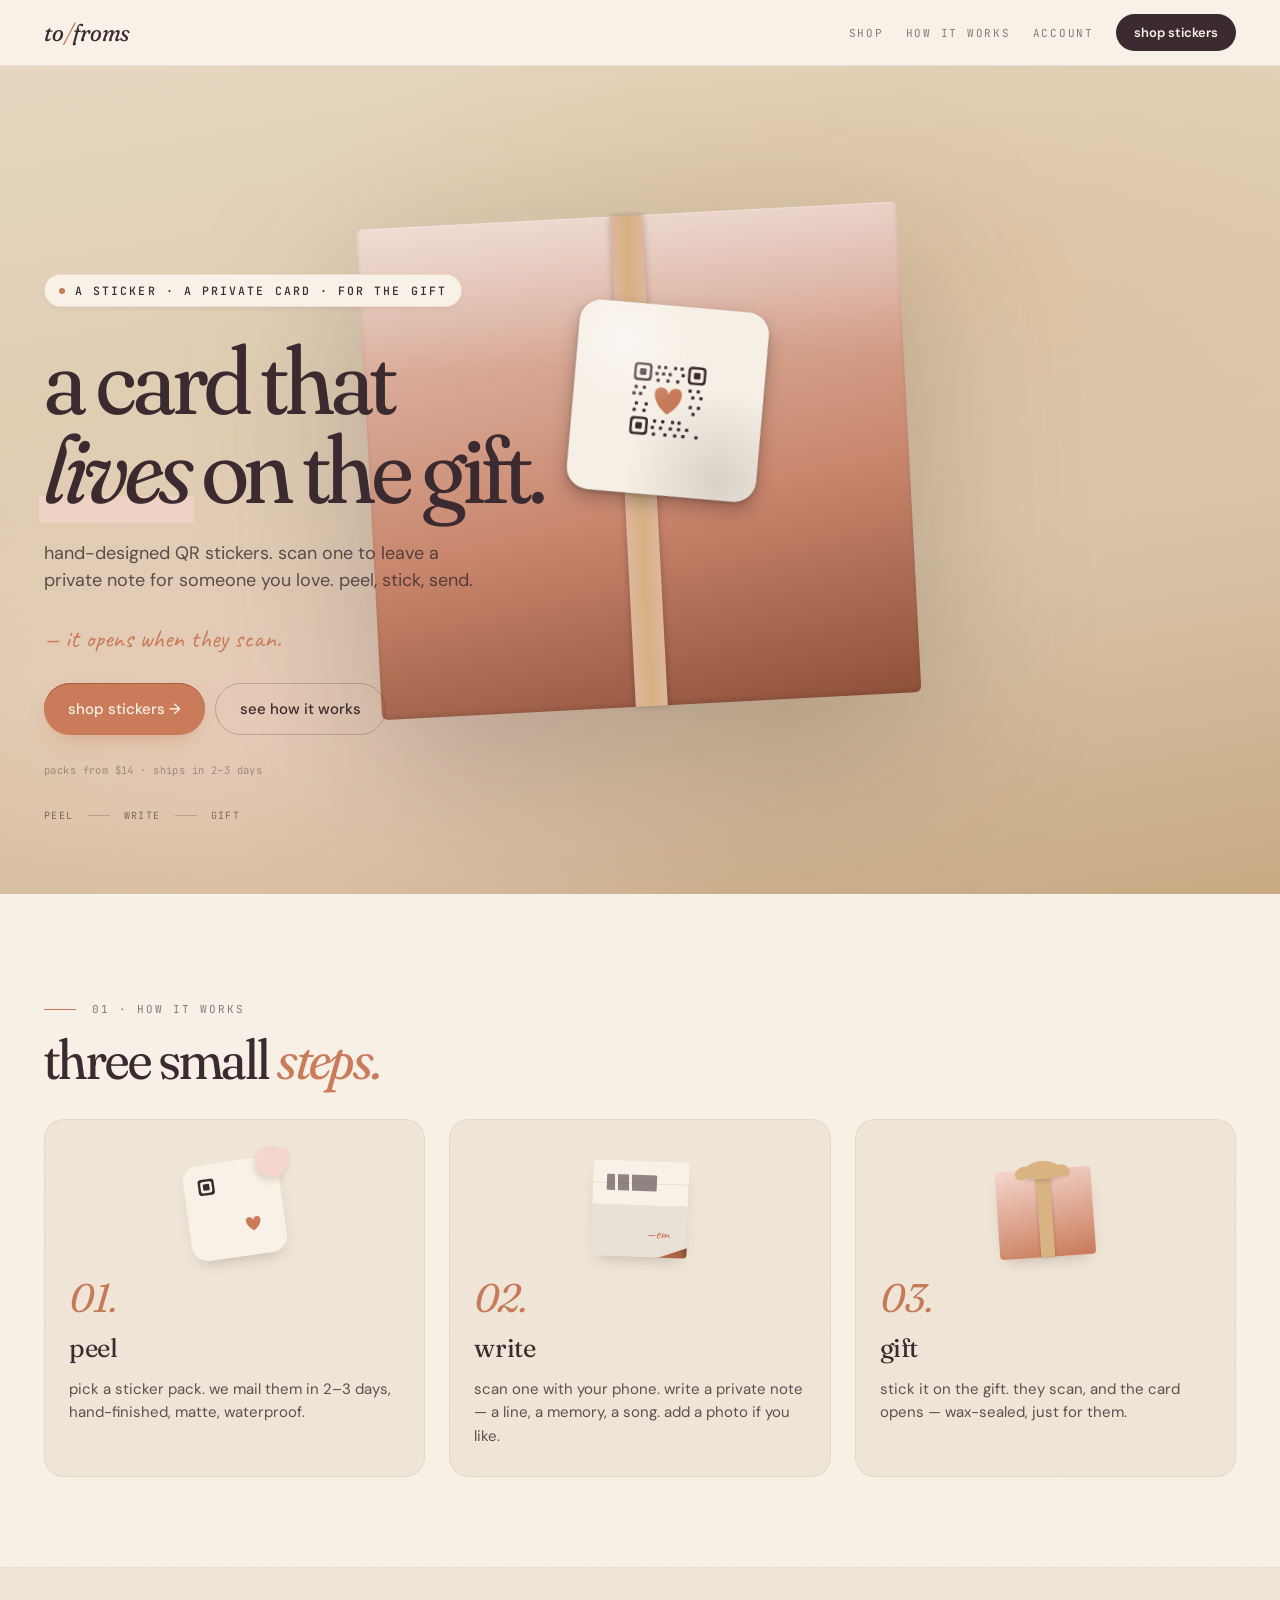
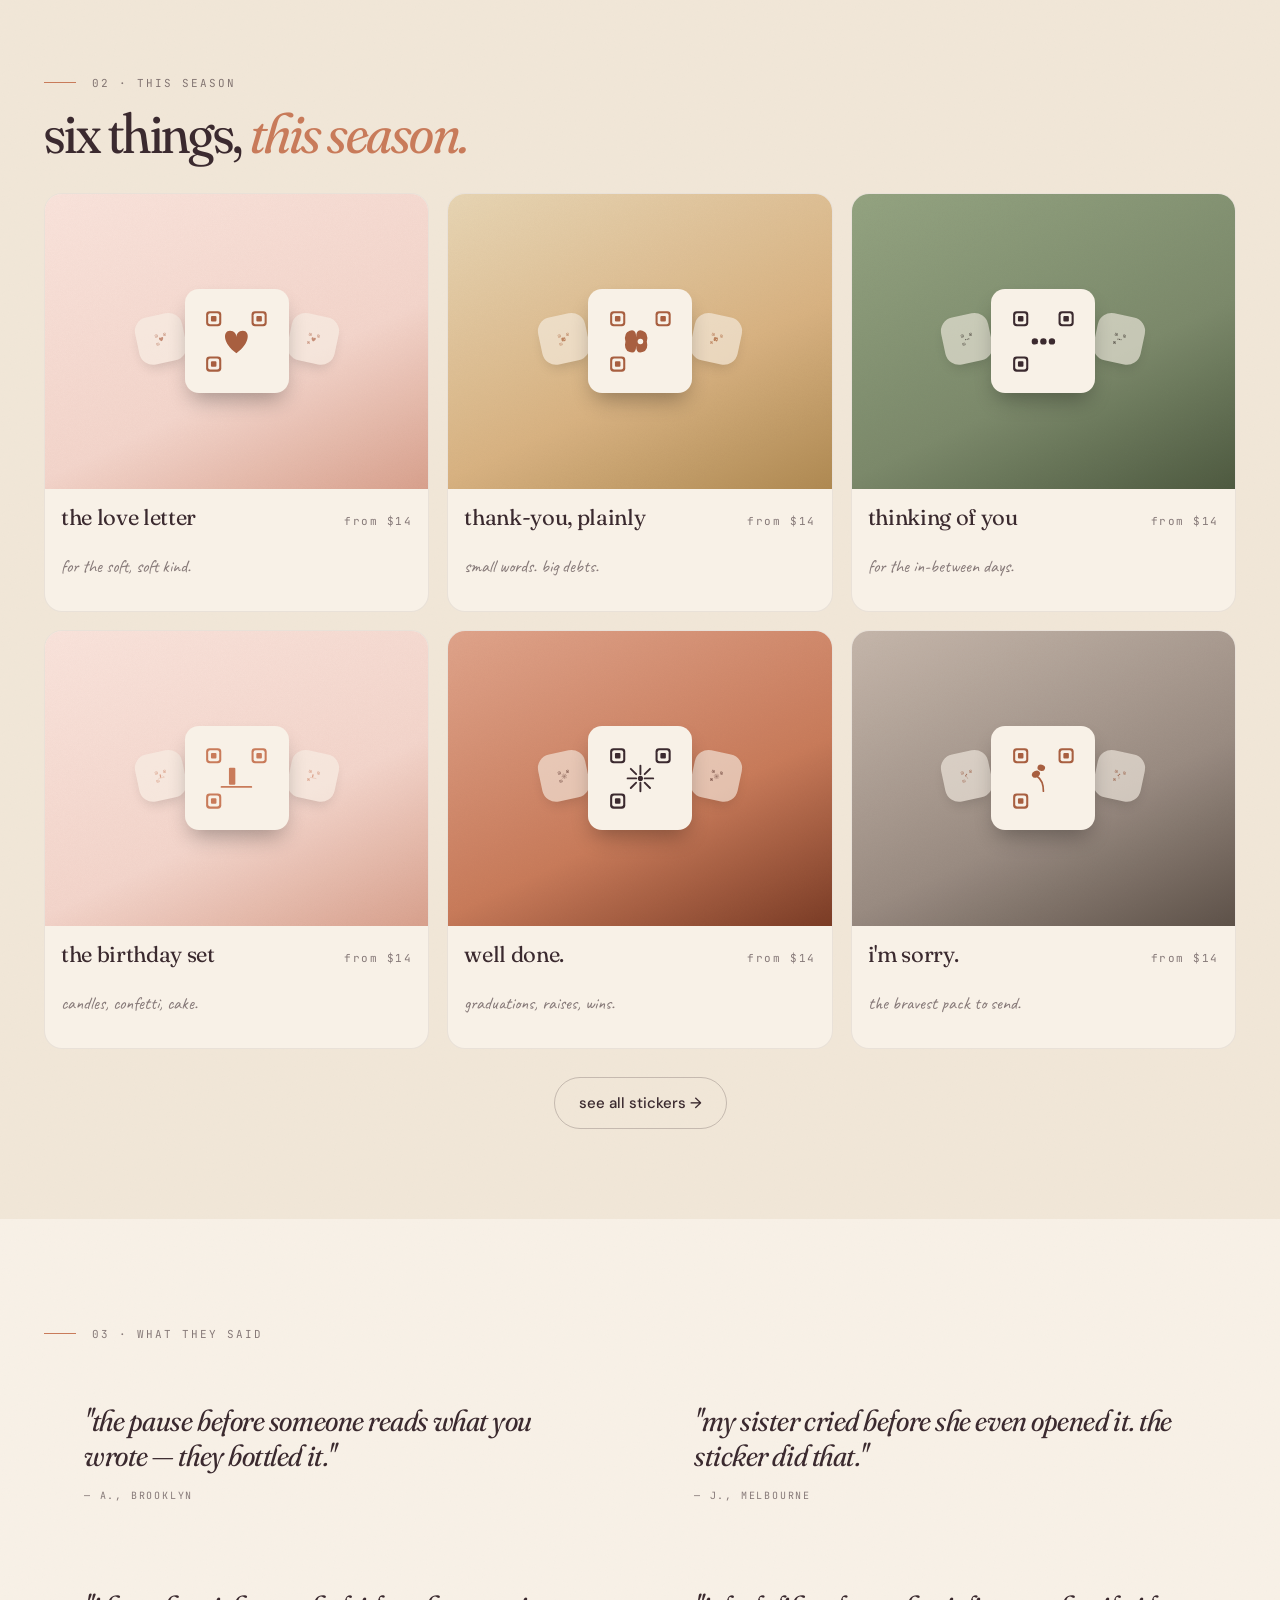
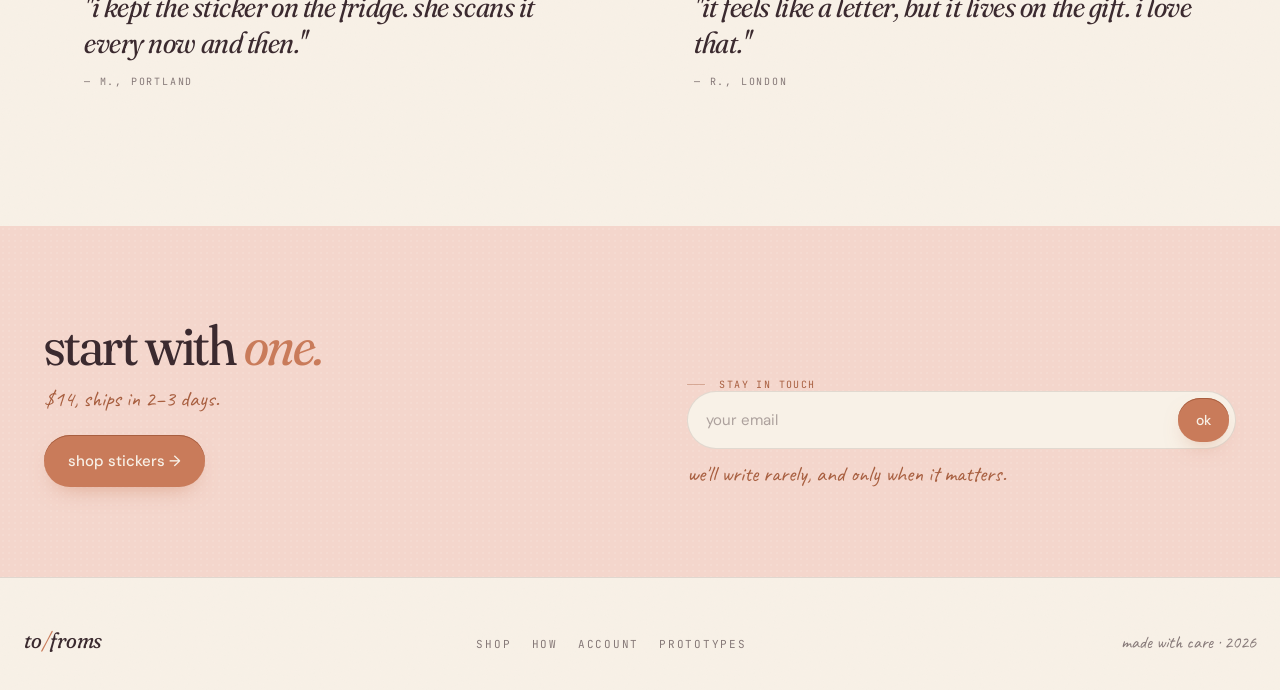
<file: index.html>
<!doctype html>
<html lang="en">
<head>
<meta charset="utf-8" />
<title>to/froms</title>
<meta http-equiv="refresh" content="0; url=./prototype/" />
<link rel="canonical" href="./prototype/" />
<style>body{font-family:system-ui,sans-serif;color:#3B2A2F;background:#F8F1E7;display:grid;place-items:center;min-height:100vh;margin:0;font-style:italic}</style>
</head>
<body>
<p>to/froms — <a href="./prototype/">enter the prototype →</a></p>
</body>
</html>
</file>
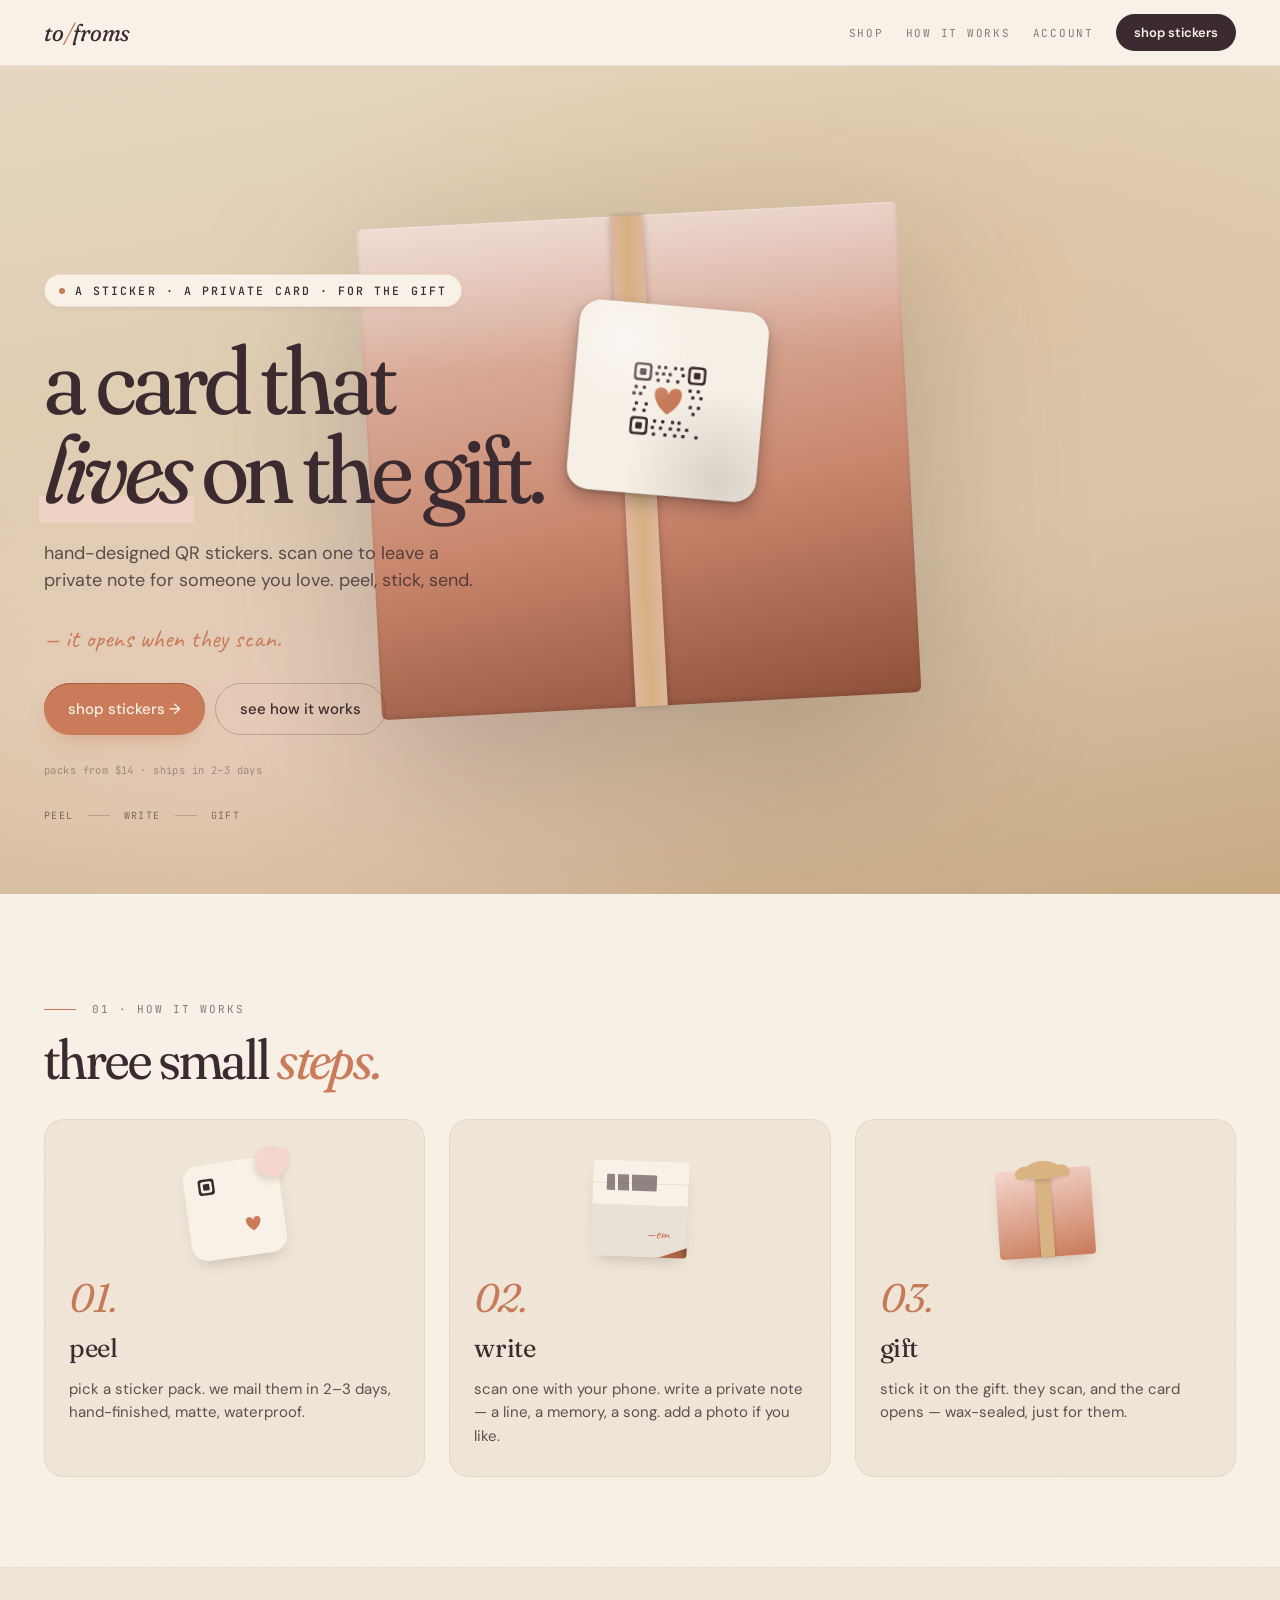
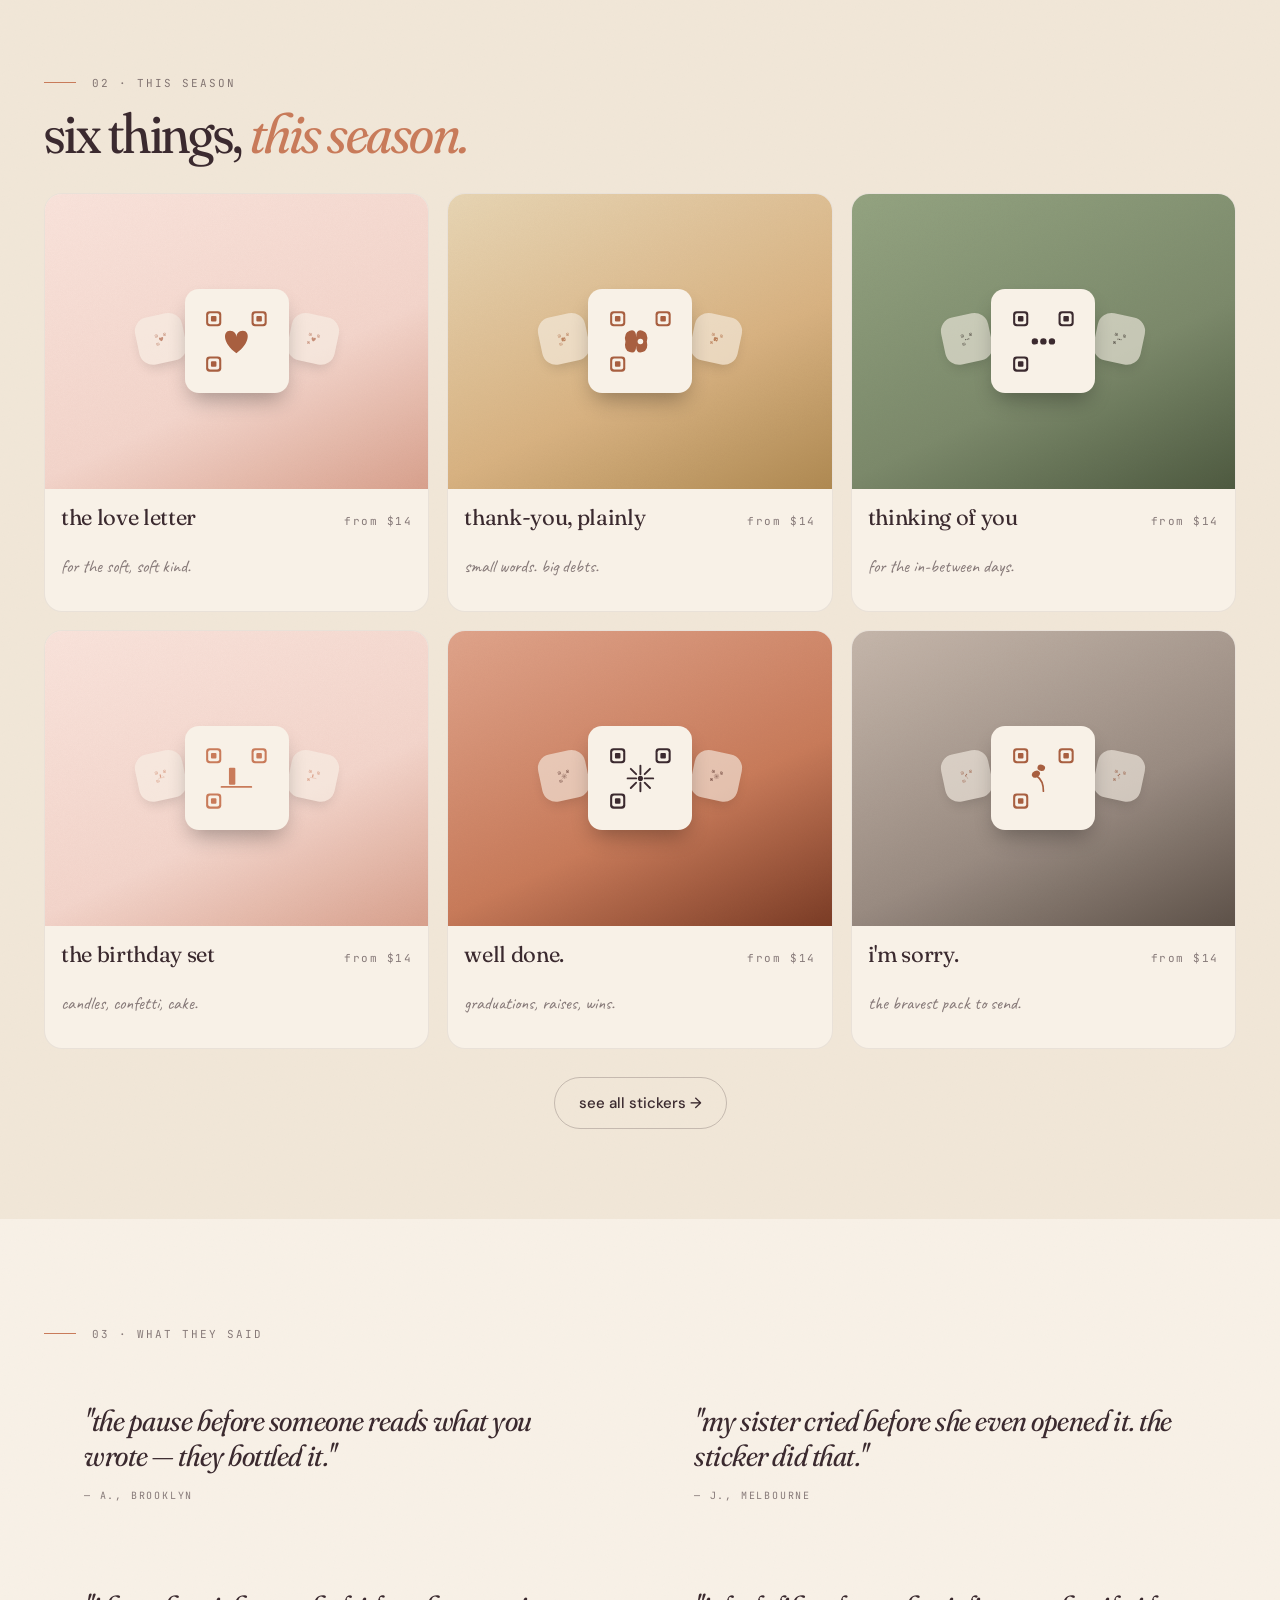
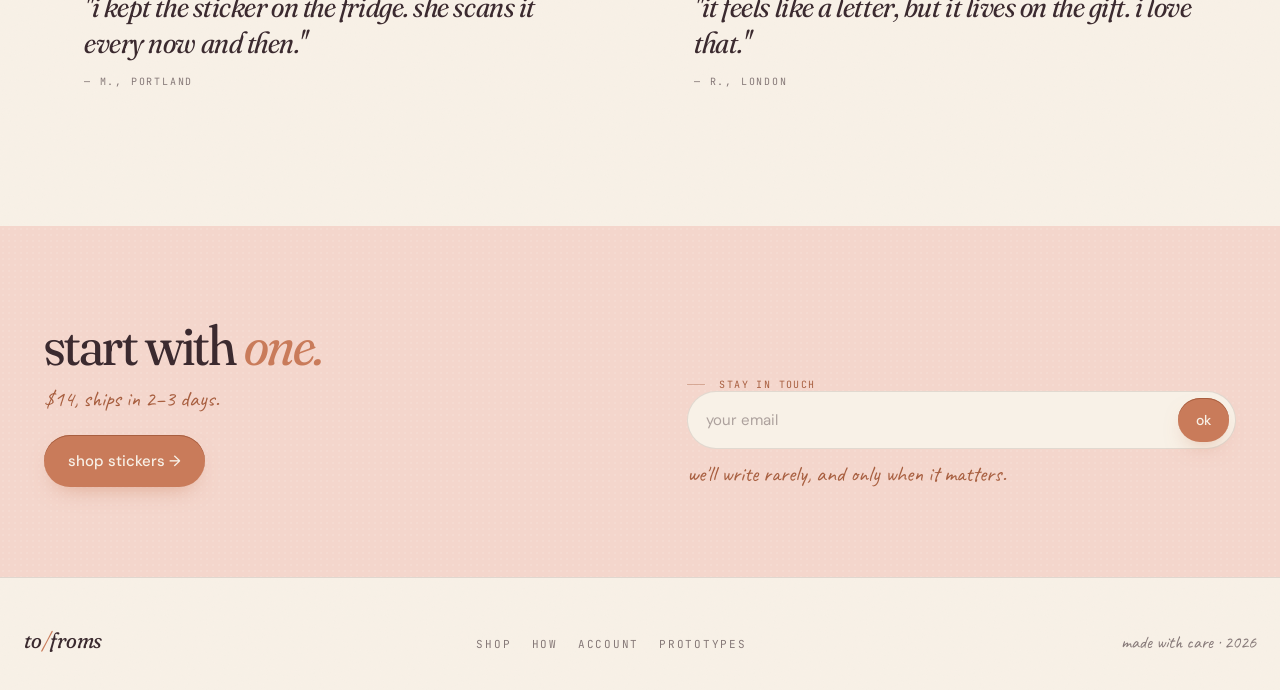
<file: prototype/index.html>
<!doctype html>
<html lang="en">
<head>
<meta charset="utf-8" />
<meta name="viewport" content="width=device-width,initial-scale=1" />
<title>to/froms — a card that lives on the gift</title>
<meta name="description" content="hand-designed QR stickers. scan once to leave a private note. peel, stick, send." />
<link rel="preconnect" href="https://fonts.googleapis.com" />
<link rel="preconnect" href="https://fonts.gstatic.com" crossorigin />
<link href="https://fonts.googleapis.com/css2?family=Fraunces:ital,opsz,wght,SOFT@0,9..144,300..700,30..100;1,9..144,300..700,30..100&family=DM+Sans:wght@400;500;600&family=Caveat:wght@400;500;600&family=JetBrains+Mono:wght@400;500&display=swap" rel="stylesheet" />
<style>
:root {
  --paper: #F8F1E7;
  --paper-2: #F1E7D8;
  --paper-3: #ECDFCC;
  --blush: #F4D6CC;
  --clay: #C97B5A;
  --clay-2: #A85F40;
  --sage: #7C8A6B;
  --plum: #3B2A2F;
  --champ: #D9B382;
  --ink-08: rgba(59,42,47,0.08);
  --ink-12: rgba(59,42,47,0.12);
  --ink-24: rgba(59,42,47,0.24);
  --ink-40: rgba(59,42,47,0.40);
  --ink-60: rgba(59,42,47,0.60);
  --ink-80: rgba(59,42,47,0.80);
  --paper-80: rgba(248,241,231,0.80);
  --serif: "Fraunces", Georgia, serif;
  --sans: "DM Sans", system-ui, sans-serif;
  --hand: "Caveat", cursive;
  --mono: "JetBrains Mono", ui-monospace, monospace;
}

* { box-sizing: border-box; }
html, body { margin: 0; padding: 0; background: var(--paper); color: var(--plum); font-family: var(--sans); -webkit-font-smoothing: antialiased; min-height: 100vh; }

/* page-enter motion — shared journey transition */
@keyframes page-enter {
  from { opacity: 0; transform: translateY(8px); }
  to   { opacity: 1; transform: translateY(0); }
}
@media (prefers-reduced-motion: no-preference) {
  body { animation: page-enter 0.32s cubic-bezier(0.2, 0.7, 0.2, 1) both; }
}
body::before {
  content: ""; position: fixed; inset: 0; pointer-events: none; z-index: 0; opacity: 0.4;
  background-image: url("data:image/svg+xml;utf8,<svg xmlns='http://www.w3.org/2000/svg' width='220' height='220'><filter id='n'><feTurbulence type='fractalNoise' baseFrequency='0.85' numOctaves='2' stitchTiles='stitch'/><feColorMatrix values='0 0 0 0 0.231  0 0 0 0 0.165  0 0 0 0 0.184  0 0 0 0.04 0'/></filter><rect width='100%' height='100%' filter='url(%23n)'/></svg>");
  mix-blend-mode: multiply;
}

a { color: inherit; text-decoration: none; }

/* ─── shared type ─── */
.tx-display { font-family: var(--serif); font-weight: 400; font-size: clamp(56px, 14vw, 96px); line-height: 0.92; letter-spacing: -0.035em; font-variation-settings: "SOFT" 70, "opsz" 144; margin: 0; }
.tx-display em { font-style: italic; color: var(--clay); }
.tx-h1 { font-family: var(--serif); font-weight: 400; font-size: clamp(36px, 7.5vw, 56px); line-height: 1.02; letter-spacing: -0.028em; font-variation-settings: "SOFT" 60, "opsz" 96; margin: 0; }
.tx-h1 em { font-style: italic; color: var(--clay); }
.tx-h2 { font-family: var(--serif); font-weight: 400; font-size: clamp(24px, 5vw, 32px); line-height: 1.1; letter-spacing: -0.018em; margin: 0; }
.tx-h2 em { font-style: italic; color: var(--clay); }
.tx-h3 { font-family: var(--serif); font-weight: 400; font-size: 20px; line-height: 1.2; margin: 0; }
.tx-body { font-family: var(--sans); font-size: 16px; line-height: 1.55; color: var(--ink-80); margin: 0; }
.tx-mono { font-family: var(--mono); font-size: 11px; font-weight: 500; letter-spacing: 0.16em; text-transform: uppercase; color: var(--ink-60); margin: 0; }
.tx-hand { font-family: var(--hand); font-size: 22px; line-height: 1.2; color: var(--ink-80); margin: 0; }
.tx-hand-sm { font-family: var(--hand); font-size: 18px; color: var(--ink-60); line-height: 1.2; margin: 0; }

/* ─── shared bits ─── */
.btn { display: inline-flex; align-items: center; justify-content: center; gap: 8px; border: none; height: 52px; padding: 0 24px; border-radius: 999px; font-family: var(--sans); font-weight: 500; font-size: 15px; cursor: pointer; user-select: none; transition: transform 0.1s, box-shadow 0.2s; text-decoration: none; }
.btn:active { transform: scale(0.98); }
.btn-primary { background: var(--clay); color: var(--paper); box-shadow: 0 1px 0 var(--clay-2) inset, 0 10px 22px -10px rgba(201,123,90,0.55); }
.btn-primary:hover { box-shadow: 0 1px 0 var(--clay-2) inset, 0 14px 28px -10px rgba(201,123,90,0.7); }
.btn-ghost { background: transparent; color: var(--plum); border: 1px solid var(--ink-24); }
.btn-ghost:hover { border-color: var(--ink-40); }
.btn-on-photo { background: var(--paper); color: var(--plum); }
.btn-ghost-light { background: transparent; color: var(--paper); border: 1px solid rgba(248,241,231,0.5); }
.btn-block { width: 100%; }

/* ─── nav ─── */
.nav {
  position: sticky; top: 0; z-index: 50;
  background: rgba(248,241,231,0.85);
  backdrop-filter: blur(12px); -webkit-backdrop-filter: blur(12px);
  border-bottom: 1px solid var(--ink-08);
}
.nav-inner {
  max-width: 1240px; margin: 0 auto;
  padding: 14px 24px;
  display: flex; align-items: center; justify-content: space-between;
}
.wordmark {
  font-family: var(--serif); font-style: italic; font-size: 24px;
  letter-spacing: -0.01em; font-variation-settings: "SOFT" 80, "opsz" 72;
}
.wordmark em { color: var(--clay); font-style: italic; }
.nav-links { display: flex; gap: 22px; align-items: center; }
.nav-links a {
  font-family: var(--mono); font-size: 11px; letter-spacing: 0.16em;
  text-transform: uppercase; color: var(--ink-60);
  transition: color 0.15s;
}
.nav-links a:hover { color: var(--plum); }
.nav .nav-cta {
  font-family: var(--sans); font-weight: 600; font-size: 13px;
  padding: 10px 18px; border-radius: 999px;
  background: var(--plum); color: var(--paper);
  letter-spacing: 0; text-transform: none;
  white-space: nowrap;
}
.nav .nav-cta:hover { background: #2d1f23; }
@media (max-width: 640px) {
  .nav-links a:not(.nav-cta) { display: none; }
}

main { position: relative; z-index: 1; }

/* ─── HERO ─── */
.hero {
  position: relative;
  min-height: 92vh;
  display: grid;
  grid-template-columns: 1fr;
  align-items: end;
  overflow: hidden;
  background:
    radial-gradient(80% 60% at 70% 25%, rgba(217,179,130,0.35) 0%, transparent 60%),
    radial-gradient(70% 70% at 20% 80%, rgba(244,214,204,0.55) 0%, transparent 60%),
    linear-gradient(170deg, #E8D9C2 0%, #DDC8AB 60%, #C9AC85 100%);
}
.hero::after {
  content: ""; position: absolute; inset: 0; pointer-events: none;
  background-image: url("data:image/svg+xml;utf8,<svg xmlns='http://www.w3.org/2000/svg' width='240' height='240'><filter id='g'><feTurbulence type='fractalNoise' baseFrequency='1.0' numOctaves='2'/><feColorMatrix values='0 0 0 0 0.231  0 0 0 0 0.165  0 0 0 0 0.184  0 0 0 0.08 0'/></filter><rect width='100%' height='100%' filter='url(%23g)'/></svg>");
  mix-blend-mode: multiply; opacity: 0.5;
}

/* the staged "photograph": a wrapped-gift surface w/ sticker on top */
.hero-stage {
  position: absolute;
  inset: 0;
  pointer-events: none;
  display: flex; align-items: center; justify-content: center;
}
.gift {
  position: relative;
  width: min(540px, 78vw);
  aspect-ratio: 1.1;
  transform: rotate(-3deg) translateY(-4%);
  filter: drop-shadow(0 50px 80px rgba(59,42,47,0.25));
}
/* paper-wrapped block */
.gift::before {
  content: ""; position: absolute; inset: 0;
  background:
    linear-gradient(180deg, rgba(255,255,255,0.4) 0%, transparent 30%),
    linear-gradient(170deg, #E8C9BA 0%, #C9836A 60%, #8C4F38 100%);
  border-radius: 6px;
  box-shadow:
    inset 0 1px 0 rgba(255,255,255,0.35),
    inset 0 -2px 4px rgba(0,0,0,0.1);
}
.gift::after {
  content: ""; position: absolute; inset: 0;
  background-image: url("data:image/svg+xml;utf8,<svg xmlns='http://www.w3.org/2000/svg' width='180' height='180'><filter id='paper'><feTurbulence type='fractalNoise' baseFrequency='2.0' numOctaves='2'/><feColorMatrix values='0 0 0 0 1  0 0 0 0 1  0 0 0 0 1  0 0 0 0.08 0'/></filter><rect width='100%' height='100%' filter='url(%23paper)'/></svg>");
  mix-blend-mode: overlay; opacity: 0.7; border-radius: 6px;
}
.ribbon {
  position: absolute; top: 0; bottom: 0; left: 50%; width: 32px; transform: translateX(-50%);
  background: linear-gradient(90deg, #E0B89F 0%, #D9B382 50%, #E0B89F 100%);
  box-shadow: 2px 0 6px rgba(0,0,0,0.12), -2px 0 6px rgba(0,0,0,0.12);
  z-index: 2;
}
.ribbon::before {
  content: ""; position: absolute; left: 0; right: 0; height: 32px; top: 50%; transform: translateY(-50%);
  background: linear-gradient(180deg, #E0B89F 0%, #D9B382 50%, #E0B89F 100%);
  box-shadow: 0 2px 6px rgba(0,0,0,0.12), 0 -2px 6px rgba(0,0,0,0.12);
}

/* the sticker on top of the gift */
.hero-sticker {
  position: absolute; left: 56%; top: 38%;
  width: min(190px, 30vw); aspect-ratio: 1;
  transform: translate(-50%, -50%) rotate(8deg);
  background: var(--paper);
  border-radius: 22px;
  box-shadow:
    0 8px 18px rgba(0,0,0,0.25),
    0 2px 4px rgba(0,0,0,0.18),
    inset 0 1px 0 rgba(255,255,255,0.6);
  z-index: 3;
  padding: 10%;
  display: grid; place-items: center;
}
.hero-sticker svg { width: 100%; height: 100%; display: block; }
.hero-sticker::after {
  content: ""; position: absolute; inset: 0; border-radius: 22px;
  background:
    radial-gradient(circle at 25% 20%, rgba(255,255,255,0.5) 0%, transparent 35%),
    radial-gradient(circle at 80% 90%, rgba(0,0,0,0.12) 0%, transparent 40%);
  pointer-events: none;
}

.hero-content {
  position: relative; z-index: 4;
  max-width: 1240px; width: 100%; margin: 0 auto;
  padding: 28px 24px clamp(40px, 8vh, 80px);
  display: flex; flex-direction: column; gap: 28px;
}
.hero-kicker {
  display: inline-flex; align-items: center; gap: 10px;
  font-family: var(--mono); font-size: 11.5px; font-weight: 500;
  letter-spacing: 0.18em; text-transform: uppercase; color: var(--plum);
  background: var(--paper); backdrop-filter: none;
  padding: 8px 14px; border-radius: 999px; align-self: flex-start;
  border: 1px solid rgba(201,123,90,0.18);
  box-shadow: 0 2px 8px -4px rgba(59,42,47,0.18);
}
.hero-kicker .dot { width: 6px; height: 6px; border-radius: 999px; background: var(--clay); }
.hero h1 { color: var(--plum); max-width: 14ch; }
/* override clay italic only inside the hero — clay-on-warm-gradient reads too soft */
.hero h1 em { color: var(--plum); font-style: italic; position: relative; }
.hero h1 em::after {
  content: ""; position: absolute; left: -0.05em; right: -0.05em; bottom: 0.04em; height: 0.28em;
  background: var(--blush); z-index: -1; border-radius: 2px; opacity: 0.7;
}
.hero p.sub { font-family: var(--sans); font-size: clamp(15px, 2vw, 18px); line-height: 1.5; color: var(--ink-80); max-width: 38ch; margin: 0; }
.hero p.tag { font-family: var(--hand); font-size: 26px; color: var(--clay); margin: 0; }
.hero-ctas { display: flex; flex-wrap: wrap; gap: 10px; align-items: center; }
.hero-price {
  margin: 0; font-family: var(--mono); font-size: 10.5px;
  letter-spacing: 0.04em; color: var(--ink-40);
}
.hero-meta {
  display: flex; gap: 14px; align-items: center; margin-top: 4px;
  font-family: var(--mono); font-size: 10px; letter-spacing: 0.14em;
  text-transform: uppercase; color: var(--ink-60);
}
.hero-meta .line { width: 22px; height: 1px; background: var(--ink-24); }
@media (max-width: 640px) {
  .hero { min-height: 84vh; }
  .gift { transform: rotate(-3deg) translateY(8%); }
  .hero-sticker { left: 60%; top: 30%; }
}

/* ─── HOW IT WORKS ─── */
.how {
  padding: clamp(64px, 12vh, 120px) 0 clamp(48px, 10vh, 100px);
  border-bottom: 1px solid var(--ink-08);
}
.section-rule { max-width: 1240px; margin: 0 auto; padding: 0 24px 32px; }
.section-rule .lab {
  display: flex; align-items: center; gap: 16px;
  font-family: var(--mono); font-size: 11px; letter-spacing: 0.18em;
  text-transform: uppercase; color: var(--ink-60);
}
.section-rule .lab::before { content: ""; flex: 0 0 32px; height: 1px; background: var(--clay); }
.section-rule h2 { margin-top: 14px; }
.how-grid {
  max-width: 1240px; margin: 0 auto; padding: 0 24px;
  display: grid; grid-template-columns: repeat(3, 1fr); gap: 24px;
}
.step {
  display: flex; flex-direction: column; gap: 14px;
  padding: 28px 24px;
  background: var(--paper-2);
  border-radius: 20px;
  border: 1px solid var(--ink-08);
  position: relative; overflow: hidden;
  transition: transform 0.2s, box-shadow 0.2s;
}
.step:hover { transform: translateY(-3px); box-shadow: 0 20px 40px -20px rgba(59,42,47,0.18); }
.step::after {
  content: ""; position: absolute; inset: 0;
  background-image: url("data:image/svg+xml;utf8,<svg xmlns='http://www.w3.org/2000/svg' width='180' height='180'><filter id='p'><feTurbulence type='fractalNoise' baseFrequency='1.5' numOctaves='2'/><feColorMatrix values='0 0 0 0 0.231  0 0 0 0 0.165  0 0 0 0 0.184  0 0 0 0.06 0'/></filter><rect width='100%' height='100%' filter='url(%23p)'/></svg>");
  mix-blend-mode: multiply; opacity: 0.4; pointer-events: none; border-radius: 20px;
}
.step .num { font-family: var(--serif); font-style: italic; font-size: 40px; color: var(--clay); line-height: 1; font-variation-settings: "SOFT" 70, "opsz" 96; }
.step .title { font-family: var(--serif); font-size: 26px; letter-spacing: -0.015em; }
.step .desc { font-family: var(--sans); font-size: 15px; line-height: 1.55; color: var(--ink-80); }
.step .illo {
  position: relative; margin-top: 6px;
  height: 110px;
  display: flex; align-items: center; justify-content: center;
  z-index: 1;
}
@media (max-width: 760px) {
  .how-grid { grid-template-columns: 1fr; gap: 14px; }
  .step { padding: 22px 20px; }
  .step .illo { height: 90px; }
}

/* illustrations inside step */
.illo-peel {
  width: 96px; height: 96px; border-radius: 16px;
  background: var(--paper);
  box-shadow: 0 8px 16px -8px rgba(59,42,47,0.3);
  position: relative;
  transform: rotate(-8deg);
}
.illo-peel::before {
  content: ""; position: absolute; top: -10px; right: -10px;
  width: 32px; height: 32px;
  background: var(--blush);
  border-radius: 999px 4px 999px 999px;
  transform: rotate(20deg);
  box-shadow: 0 4px 8px -2px rgba(0,0,0,0.18);
}
.illo-peel svg { position: absolute; inset: 8%; }

.illo-write {
  width: 96px; height: 96px;
  background: var(--paper);
  border-radius: 4px;
  box-shadow: 0 8px 16px -8px rgba(59,42,47,0.3);
  position: relative;
  transform: rotate(2deg);
  padding: 14px 14px;
  overflow: hidden;
  background-image:
    linear-gradient(transparent 0 22px, rgba(59,42,47,0.08) 22px 23px, transparent 23px 44px, rgba(59,42,47,0.08) 44px 45px);
}
.illo-write::before {
  content: "";
  position: absolute;
  top: 14px; left: 14px; right: 32px; height: 16px;
  background:
    linear-gradient(90deg, var(--plum) 0 16%, transparent 16% 22%, var(--plum) 22% 44%, transparent 44% 50%, var(--plum) 50% 68%);
  opacity: 0.55;
  border-radius: 1px;
}
.illo-write::after {
  content: "—em";
  position: absolute;
  bottom: 14px; right: 18px;
  font-family: var(--hand); font-size: 16px; color: var(--clay);
  transform: rotate(-3deg);
}
.illo-write .pen {
  position: absolute; bottom: -8px; right: -12px;
  width: 56px; height: 12px;
  background: linear-gradient(90deg, var(--clay) 0%, var(--clay-2) 70%, var(--plum) 100%);
  border-radius: 6px 2px 2px 6px;
  transform: rotate(-20deg);
  box-shadow: 0 4px 8px -2px rgba(0,0,0,0.25);
}

.illo-gift {
  width: 96px; height: 96px;
  position: relative;
  transform: rotate(-4deg);
}
.illo-gift::before {
  content: ""; position: absolute; inset: 8px 0 0;
  background: linear-gradient(170deg, var(--blush) 0%, var(--clay) 100%);
  border-radius: 4px;
  box-shadow: 0 8px 16px -8px rgba(59,42,47,0.3);
}
.illo-gift::after {
  content: ""; position: absolute; left: 50%; top: 8px; bottom: 0; width: 14px;
  transform: translateX(-50%);
  background: var(--champ);
  box-shadow: 1px 0 3px rgba(0,0,0,0.1), -1px 0 3px rgba(0,0,0,0.1);
}
.illo-gift .bow {
  position: absolute; top: 0; left: 50%; transform: translateX(-50%);
  width: 40px; height: 18px;
  background: var(--champ);
  border-radius: 50% 50% 50% 50% / 70% 70% 30% 30%;
  box-shadow: 0 2px 4px rgba(0,0,0,0.15);
  z-index: 2;
}
.illo-gift .bow::before, .illo-gift .bow::after {
  content: ""; position: absolute; top: 5px; width: 16px; height: 12px; background: var(--champ);
  border-radius: 50%;
}
.illo-gift .bow::before { left: -8px; transform: rotate(-30deg); }
.illo-gift .bow::after  { right: -8px; transform: rotate(30deg); }

/* ─── STICKER PEEK ─── */
.peek { padding: clamp(64px, 12vh, 120px) 0 clamp(48px, 10vh, 100px); background: var(--paper-2); position: relative; }
.peek::before {
  content: ""; position: absolute; inset: 0; pointer-events: none;
  background-image: url("data:image/svg+xml;utf8,<svg xmlns='http://www.w3.org/2000/svg' width='220' height='220'><filter id='n'><feTurbulence type='fractalNoise' baseFrequency='0.85' numOctaves='2' stitchTiles='stitch'/><feColorMatrix values='0 0 0 0 0.231  0 0 0 0 0.165  0 0 0 0 0.184  0 0 0 0.04 0'/></filter><rect width='100%' height='100%' filter='url(%23n)'/></svg>");
  mix-blend-mode: multiply; opacity: 0.4;
}
.peek-grid {
  max-width: 1240px; margin: 0 auto; padding: 0 24px;
  display: grid; grid-template-columns: repeat(3, 1fr); gap: 18px;
  position: relative; z-index: 1;
}
.pack-tile {
  position: relative; display: flex; flex-direction: column;
  border-radius: 18px; overflow: hidden;
  border: 1px solid var(--ink-08);
  background: var(--paper);
  cursor: pointer;
  transition: transform 0.2s, box-shadow 0.2s;
}
.pack-tile:hover { transform: translateY(-3px); box-shadow: 0 30px 50px -30px rgba(59,42,47,0.35); }
.pack-tile .hero-block {
  aspect-ratio: 1.3;
  position: relative;
  display: flex; align-items: center; justify-content: center;
  overflow: hidden;
}
.pack-tile .hero-block::after {
  content: ""; position: absolute; inset: 0;
  background-image: url("data:image/svg+xml;utf8,<svg xmlns='http://www.w3.org/2000/svg' width='200' height='200'><filter id='g'><feTurbulence type='fractalNoise' baseFrequency='1.4' numOctaves='2'/><feColorMatrix values='0 0 0 0 0.231  0 0 0 0 0.165  0 0 0 0 0.184  0 0 0 0.08 0'/></filter><rect width='100%' height='100%' filter='url(%23g)'/></svg>");
  mix-blend-mode: multiply; opacity: 0.5; pointer-events: none;
}
.pack-tile .stack {
  position: relative; z-index: 2;
  display: flex; gap: 10px; align-items: center; justify-content: center;
}
.pack-tile .stack .qr {
  background: var(--paper); border-radius: 14px;
  display: grid; place-items: center; padding: 8%;
  aspect-ratio: 1;
  box-shadow: 0 6px 14px -4px rgba(0,0,0,0.28);
}
.pack-tile .stack .qr.left,
.pack-tile .stack .qr.right {
  width: 48px; opacity: 0.6;
}
.pack-tile .stack .qr.left { transform: rotate(-12deg) translateX(10px); }
.pack-tile .stack .qr.right { transform: rotate(12deg) translateX(-10px); }
.pack-tile .stack .qr.mid {
  width: 104px;
  z-index: 1;
  transform: none;
  box-shadow: 0 12px 22px -6px rgba(0,0,0,0.32);
}
.pack-tile .stack .qr svg { width: 100%; height: 100%; display: block; }
.pack-tile .meta {
  display: flex; justify-content: space-between; align-items: baseline;
  padding: 14px 16px 6px;
}
.pack-tile .meta .name { font-family: var(--serif); font-size: 22px; letter-spacing: -0.015em; }
.pack-tile .meta .price { font-family: var(--mono); font-size: 11px; letter-spacing: 0.14em; color: var(--ink-60); }
.pack-tile .blurb { font-family: var(--hand); font-size: 18px; color: var(--ink-60); padding: 0 16px 16px; }
.peek-foot { max-width: 1240px; margin: 28px auto 0; padding: 0 24px; display: flex; justify-content: center; }

@media (max-width: 900px) {
  .peek-grid { grid-template-columns: repeat(2, 1fr); }
}
@media (max-width: 420px) {
  .peek-grid { grid-template-columns: 1fr; }
}

/* ─── REVIEWS ─── */
.reviews { padding: clamp(64px, 12vh, 120px) 0; }
.reviews-row {
  max-width: 1240px; margin: 0 auto; padding: 0 24px;
  display: grid; grid-template-columns: 1fr 1fr; gap: 28px;
}
.quote {
  font-family: var(--serif); font-style: italic;
  font-size: clamp(22px, 3vw, 30px); line-height: 1.18; letter-spacing: -0.015em;
  color: var(--plum);
  font-variation-settings: "SOFT" 50, "opsz" 96;
}
.quote .attr {
  display: block; margin-top: 16px;
  font-family: var(--mono); font-size: 10px; letter-spacing: 0.18em;
  text-transform: uppercase; color: var(--ink-60); font-style: normal;
}
@media (max-width: 760px) {
  .reviews-row {
    display: flex; grid-template-columns: none;
    overflow-x: auto; scroll-snap-type: x mandatory;
    gap: 14px; padding: 0 24px 12px;
    scrollbar-width: none;
  }
  .reviews-row::-webkit-scrollbar { display: none; }
  .reviews-row .quote {
    flex: 0 0 76%; scroll-snap-align: start;
    padding: 18px; background: rgba(248,241,231,0.55);
    border: 1px solid var(--ink-08); border-radius: 16px;
    font-size: 18px;
  }
  /* dots below — small visual count cue */
  .reviews-dots {
    display: flex; justify-content: center; gap: 6px; padding: 14px 0 0;
  }
  .reviews-dots span {
    width: 6px; height: 6px; border-radius: 999px;
    background: var(--ink-24);
  }
  .reviews-dots span:first-child { background: var(--clay); }
  .reviews-affordance {
    display: block; text-align: center; padding-top: 12px;
    font-family: var(--mono); font-size: 9.5px; letter-spacing: 0.14em;
    text-transform: uppercase; color: var(--ink-40);
  }
}
@media (min-width: 761px) { .reviews-dots, .reviews-affordance { display: none; } }

/* ─── NEWSLETTER / CTA ─── */
.cta-band {
  background: var(--blush);
  position: relative; overflow: hidden;
}
.cta-band::before {
  content: ""; position: absolute; inset: 0; pointer-events: none;
  background-image: radial-gradient(circle, rgba(248,241,231,0.55) 1px, transparent 1px);
  background-size: 6px 6px; opacity: 0.3;
}
.cta-inner {
  max-width: 1240px; margin: 0 auto; padding: clamp(56px, 10vh, 96px) 24px;
  display: grid; grid-template-columns: 1.1fr 1fr; gap: 40px; align-items: end;
  position: relative; z-index: 1;
}
.cta-inner h2 { color: var(--plum); max-width: 14ch; }
.cta-inner p { font-family: var(--hand); font-size: 22px; color: var(--clay-2); margin-top: 12px; }
.signup {
  display: flex; gap: 8px; align-items: center;
  background: var(--paper); border: 1px solid var(--ink-12);
  padding: 6px 6px 6px 18px; border-radius: 999px;
}
.signup input {
  flex: 1; border: none; outline: none; background: transparent;
  font-family: var(--sans); font-size: 15px; color: var(--plum);
  padding: 12px 0;
}
.signup input::placeholder { color: var(--ink-40); }
.signup .btn { height: 44px; padding: 0 18px; font-size: 14px; }
.signup-note {
  display: flex; gap: 14px; align-items: center; margin-top: 14px;
  font-family: var(--mono); font-size: 10px; letter-spacing: 0.14em;
  text-transform: uppercase; color: var(--clay-2);
}
.signup-note .line { width: 18px; height: 1px; background: var(--clay-2); opacity: 0.4; }
@media (max-width: 760px) { .cta-inner { grid-template-columns: 1fr; gap: 24px; } }

/* ─── FOOTER ─── */
footer {
  padding: 48px 24px 36px;
  border-top: 1px solid var(--ink-12);
}
.foot-inner {
  max-width: 1240px; margin: 0 auto;
  display: flex; justify-content: space-between; align-items: baseline;
  gap: 24px; flex-wrap: wrap;
}
.foot-inner .wordmark { font-size: 22px; }
.foot-inner nav { display: flex; gap: 20px; }
.foot-inner nav a {
  font-family: var(--mono); font-size: 11px; letter-spacing: 0.16em;
  text-transform: uppercase; color: var(--ink-60);
}
.foot-inner nav a:hover { color: var(--plum); }
.foot-inner .copy {
  font-family: var(--hand); font-size: 18px; color: var(--ink-60);
}

/* ─── MOBILE-FIRST OVERRIDES ─── */
@media (max-width: 640px) {
  .nav-inner { padding: 12px 18px; }
  .wordmark { font-size: 22px; }
  .nav-cta { font-size: 12px; padding: 8px 14px; }

  /* mobile hero: stop forcing 100dvh — the absolute gift-stage + bottom-aligned content was leaving giant empty top space.
     content sizes to itself, gift becomes an inline visual that flows above the headline. */
  .hero {
    min-height: 0;
    display: flex; flex-direction: column;
    align-items: stretch;
    padding-top: 12px;
  }
  .hero-stage {
    position: relative;
    inset: auto;
    width: 100%;
    height: 280px;
    margin-top: 4px;
  }
  .gift {
    width: min(360px, 78vw);
    aspect-ratio: 1.1;
    transform: rotate(-3deg) translateY(0);
  }
  .hero-sticker { left: 60%; top: 36%; width: min(150px, 32vw); }
  .hero-content {
    padding: 18px 20px clamp(28px, 6vh, 56px);
    padding-bottom: max(env(safe-area-inset-bottom, 0px), 28px);
    gap: 18px;
  }
  .hero h1 { max-width: 100%; }
  .hero p.sub { max-width: 100%; font-size: 15px; }
  .hero p.tag { font-size: 22px; }
  .hero-kicker { font-size: 10px; padding: 6px 12px; }
  .hero-meta { font-size: 9px; gap: 10px; }
  .hero-meta .line { width: 14px; }
}

@media (max-width: 520px) {
  .hero-ctas { flex-direction: column; align-items: stretch; gap: 8px; }
  .hero-ctas .btn { width: 100%; }

  .how { padding: clamp(48px, 9vh, 80px) 0 clamp(40px, 8vh, 64px); }
  .step { padding: 22px 18px; gap: 10px; }
  .step .num { font-size: 32px; }
  .step .title { font-size: 22px; }

  .peek-foot .btn { width: 100%; }
  .peek-foot { padding: 0 20px; }

  .reviews { padding: clamp(48px, 9vh, 80px) 0; }
  .quote { font-size: 22px; }

  .cta-inner { padding: clamp(48px, 9vh, 72px) 20px; gap: 24px; }
  .signup { padding: 4px 4px 4px 14px; gap: 6px; }
  .signup input { font-size: 14px; }
  .signup .btn { height: 40px; padding: 0 14px; font-size: 13px; }

  .foot-inner { gap: 14px; flex-direction: column; align-items: center; text-align: center; }
  .foot-inner nav { width: 100%; justify-content: center; gap: 18px; flex-wrap: wrap; }
  .foot-inner .copy { width: 100%; }
}

/* avoid hover lifts on touch devices — fewer surprises */
@media (hover: none) {
  .pack-tile:hover { transform: none; box-shadow: 0 8px 20px -10px rgba(59,42,47,0.18); }
  .step:hover { transform: none; box-shadow: none; }
}
</style>
</head>
<body>

<header class="nav">
  <div class="nav-inner">
    <a href="index.html" class="wordmark">to<em>/</em>froms</a>
    <div class="nav-links">
      <a href="shop.html">shop</a>
      <a href="#how">how it works</a>
      <a href="scan.html?view=account">account</a>
      <a href="shop.html" class="nav-cta">shop stickers</a>
    </div>
  </div>
</header>

<main>

<!-- HERO -->
<section class="hero">
  <div class="hero-stage" aria-hidden="true">
    <div class="gift">
      <div class="ribbon"></div>
      <div class="hero-sticker">
        <!-- inline simplified fancy QR with heart center -->
        <svg viewBox="0 0 100 100" xmlns="http://www.w3.org/2000/svg">
          <!-- finder squares -->
          <g fill="#3B2A2F">
            <rect x="6" y="6" width="22" height="22" rx="5"/>
            <rect x="9" y="9" width="16" height="16" rx="3" fill="#F8F1E7"/>
            <rect x="13" y="13" width="8" height="8" rx="1.5"/>
            <rect x="72" y="6" width="22" height="22" rx="5"/>
            <rect x="75" y="9" width="16" height="16" rx="3" fill="#F8F1E7"/>
            <rect x="79" y="13" width="8" height="8" rx="1.5"/>
            <rect x="6" y="72" width="22" height="22" rx="5"/>
            <rect x="9" y="75" width="16" height="16" rx="3" fill="#F8F1E7"/>
            <rect x="13" y="79" width="8" height="8" rx="1.5"/>
          </g>
          <!-- random modules -->
          <g fill="#3B2A2F">
            <rect x="34" y="8" width="4" height="4" rx="1"/><rect x="42" y="8" width="4" height="4" rx="1"/><rect x="54" y="8" width="4" height="4" rx="1"/><rect x="62" y="8" width="4" height="4" rx="1"/>
            <rect x="32" y="16" width="4" height="4" rx="1"/><rect x="40" y="16" width="4" height="4" rx="1"/><rect x="48" y="16" width="4" height="4" rx="1"/><rect x="64" y="16" width="4" height="4" rx="1"/>
            <rect x="34" y="24" width="4" height="4" rx="1"/><rect x="46" y="24" width="4" height="4" rx="1"/><rect x="58" y="24" width="4" height="4" rx="1"/>
            <rect x="8" y="34" width="4" height="4" rx="1"/><rect x="18" y="34" width="4" height="4" rx="1"/><rect x="74" y="34" width="4" height="4" rx="1"/><rect x="84" y="34" width="4" height="4" rx="1"/>
            <rect x="6" y="42" width="4" height="4" rx="1"/><rect x="14" y="42" width="4" height="4" rx="1"/><rect x="78" y="42" width="4" height="4" rx="1"/><rect x="88" y="42" width="4" height="4" rx="1"/>
            <rect x="10" y="54" width="4" height="4" rx="1"/><rect x="22" y="54" width="4" height="4" rx="1"/><rect x="76" y="54" width="4" height="4" rx="1"/><rect x="86" y="54" width="4" height="4" rx="1"/>
            <rect x="8" y="62" width="4" height="4" rx="1"/><rect x="20" y="62" width="4" height="4" rx="1"/><rect x="80" y="62" width="4" height="4" rx="1"/>
            <rect x="34" y="74" width="4" height="4" rx="1"/><rect x="44" y="74" width="4" height="4" rx="1"/><rect x="56" y="74" width="4" height="4" rx="1"/><rect x="64" y="74" width="4" height="4" rx="1"/>
            <rect x="32" y="82" width="4" height="4" rx="1"/><rect x="42" y="82" width="4" height="4" rx="1"/><rect x="54" y="82" width="4" height="4" rx="1"/><rect x="64" y="82" width="4" height="4" rx="1"/><rect x="74" y="82" width="4" height="4" rx="1"/>
            <rect x="34" y="90" width="4" height="4" rx="1"/><rect x="48" y="90" width="4" height="4" rx="1"/><rect x="60" y="90" width="4" height="4" rx="1"/><rect x="70" y="90" width="4" height="4" rx="1"/><rect x="86" y="90" width="4" height="4" rx="1"/>
          </g>
          <!-- center heart -->
          <g transform="translate(50 50) scale(1.55)" fill="#C97B5A">
            <path d="M0 11 C -13 2, -13 -10, -6 -10 C -2 -10, 0 -7, 0 -4 C 0 -7, 2 -10, 6 -10 C 13 -10, 13 2, 0 11 Z"/>
          </g>
        </svg>
      </div>
    </div>
  </div>

  <div class="hero-content">
    <span class="hero-kicker"><span class="dot"></span> a sticker · a private card · for the gift</span>
    <h1 class="tx-display">a card that<br/><em>lives</em> on the gift.</h1>
    <p class="sub">hand-designed QR stickers. scan one to leave a private note for someone you love. peel, stick, send.</p>
    <p class="tag">— it opens when they scan.</p>
    <div class="hero-ctas">
      <a href="shop.html" class="btn btn-primary">shop stickers →</a>
      <a href="#how" class="btn btn-ghost">see how it works</a>
    </div>
    <p class="hero-price">packs from $14 · ships in 2–3 days</p>
    <div class="hero-meta">
      <span>peel</span><span class="line"></span>
      <span>write</span><span class="line"></span>
      <span>gift</span>
    </div>
  </div>
</section>

<!-- HOW IT WORKS -->
<section id="how" class="how">
  <div class="section-rule">
    <div class="lab">01 · how it works</div>
    <h2 class="tx-h1">three small <em>steps.</em></h2>
  </div>
  <div class="how-grid">
    <a class="step" href="shop.html">
      <div class="illo"><div class="illo-peel">
        <svg viewBox="0 0 100 100" xmlns="http://www.w3.org/2000/svg">
          <g fill="#3B2A2F"><rect x="8" y="8" width="20" height="20" rx="4"/><rect x="11" y="11" width="14" height="14" rx="2.5" fill="#F8F1E7"/><rect x="14" y="14" width="8" height="8" rx="1.4"/></g>
          <g transform="translate(70 70)" fill="#C97B5A"><path d="M0 9 C -11 2, -11 -8, -5 -8 C -2 -8, 0 -6, 0 -3 C 0 -6, 2 -8, 5 -8 C 11 -8, 11 2, 0 9 Z"/></g>
        </svg>
      </div></div>
      <div class="num">01.</div>
      <div class="title">peel</div>
      <div class="desc">pick a sticker pack. we mail them in 2–3 days, hand-finished, matte, waterproof.</div>
    </a>
    <a class="step" href="prototype.html">
      <div class="illo"><div class="illo-write"><span class="pen"></span></div></div>
      <div class="num">02.</div>
      <div class="title">write</div>
      <div class="desc">scan one with your phone. write a private note — a line, a memory, a song. add a photo if you like.</div>
    </a>
    <a class="step" href="prototype.html?step=sealed">
      <div class="illo"><div class="illo-gift"><span class="bow"></span></div></div>
      <div class="num">03.</div>
      <div class="title">gift</div>
      <div class="desc">stick it on the gift. they scan, and the card opens — wax-sealed, just for them.</div>
    </a>
  </div>
</section>

<!-- STICKER PEEK -->
<section class="peek">
  <div class="section-rule">
    <div class="lab">02 · this season</div>
    <h2 class="tx-h1">six things, <em>this season.</em></h2>
  </div>

  <div class="peek-grid">
    <a class="pack-tile" href="shop.html">
      <div class="hero-block" style="background: linear-gradient(155deg, #FAE4DC 0%, #F4D6CC 60%, #D9A18D 100%);">
        <div class="stack">
          <div class="qr left"><svg viewBox="0 0 100 100"><g fill="#A85F40"><rect x="6" y="6" width="22" height="22" rx="5"/><rect x="9" y="9" width="16" height="16" rx="3" fill="#F8F1E7"/><rect x="13" y="13" width="8" height="8" rx="1.5"/><rect x="72" y="6" width="22" height="22" rx="5"/><rect x="75" y="9" width="16" height="16" rx="3" fill="#F8F1E7"/><rect x="79" y="13" width="8" height="8" rx="1.5"/><rect x="6" y="72" width="22" height="22" rx="5"/><rect x="9" y="75" width="16" height="16" rx="3" fill="#F8F1E7"/><rect x="13" y="79" width="8" height="8" rx="1.5"/></g><g transform="translate(50 50) scale(1.55)" fill="#A85F40"><path d="M0 11 C -13 2, -13 -10, -6 -10 C -2 -10, 0 -7, 0 -4 C 0 -7, 2 -10, 6 -10 C 13 -10, 13 2, 0 11 Z"/></g></svg></div>
          <div class="qr mid"><svg viewBox="0 0 100 100"><g fill="#A85F40"><rect x="6" y="6" width="22" height="22" rx="5"/><rect x="9" y="9" width="16" height="16" rx="3" fill="#F8F1E7"/><rect x="13" y="13" width="8" height="8" rx="1.5"/><rect x="72" y="6" width="22" height="22" rx="5"/><rect x="75" y="9" width="16" height="16" rx="3" fill="#F8F1E7"/><rect x="79" y="13" width="8" height="8" rx="1.5"/><rect x="6" y="72" width="22" height="22" rx="5"/><rect x="9" y="75" width="16" height="16" rx="3" fill="#F8F1E7"/><rect x="13" y="79" width="8" height="8" rx="1.5"/></g><g transform="translate(50 50) scale(1.55)" fill="#A85F40"><path d="M0 11 C -13 2, -13 -10, -6 -10 C -2 -10, 0 -7, 0 -4 C 0 -7, 2 -10, 6 -10 C 13 -10, 13 2, 0 11 Z"/></g></svg></div>
          <div class="qr right"><svg viewBox="0 0 100 100"><g fill="#A85F40"><rect x="6" y="6" width="22" height="22" rx="5"/><rect x="9" y="9" width="16" height="16" rx="3" fill="#F8F1E7"/><rect x="13" y="13" width="8" height="8" rx="1.5"/><rect x="72" y="6" width="22" height="22" rx="5"/><rect x="75" y="9" width="16" height="16" rx="3" fill="#F8F1E7"/><rect x="79" y="13" width="8" height="8" rx="1.5"/><rect x="6" y="72" width="22" height="22" rx="5"/><rect x="9" y="75" width="16" height="16" rx="3" fill="#F8F1E7"/><rect x="13" y="79" width="8" height="8" rx="1.5"/></g><g transform="translate(50 50) scale(1.55)" fill="#A85F40"><path d="M0 11 C -13 2, -13 -10, -6 -10 C -2 -10, 0 -7, 0 -4 C 0 -7, 2 -10, 6 -10 C 13 -10, 13 2, 0 11 Z"/></g></svg></div>
        </div>
      </div>
      <div class="meta"><span class="name">the love letter</span><span class="price">from $14</span></div>
      <p class="blurb">for the soft, soft kind.</p>
    </a>

    <a class="pack-tile" href="shop.html">
      <div class="hero-block" style="background: linear-gradient(155deg, #E8D6B4 0%, #D9B382 60%, #B08A52 100%);">
        <div class="stack">
          <div class="qr left"><svg viewBox="0 0 100 100"><g fill="#A85F40"><rect x="6" y="6" width="22" height="22" rx="5"/><rect x="9" y="9" width="16" height="16" rx="3" fill="#F8F1E7"/><rect x="13" y="13" width="8" height="8" rx="1.5"/><rect x="72" y="6" width="22" height="22" rx="5"/><rect x="75" y="9" width="16" height="16" rx="3" fill="#F8F1E7"/><rect x="79" y="13" width="8" height="8" rx="1.5"/><rect x="6" y="72" width="22" height="22" rx="5"/><rect x="9" y="75" width="16" height="16" rx="3" fill="#F8F1E7"/><rect x="13" y="79" width="8" height="8" rx="1.5"/></g><g transform="translate(50 50) scale(1.55)" fill="#A85F40"><path d="M-14 0 q -2 -8 4 -10 q 6 -2 6 6 q 0 -8 6 -6 q 6 2 4 10 q 2 8 -4 10 q -6 2 -6 -6 q 0 8 -6 6 q -6 -2 -4 -10 z"/><circle cx="0" cy="0" r="2.6" fill="#F8F1E7"/></g></svg></div>
          <div class="qr mid"><svg viewBox="0 0 100 100"><g fill="#A85F40"><rect x="6" y="6" width="22" height="22" rx="5"/><rect x="9" y="9" width="16" height="16" rx="3" fill="#F8F1E7"/><rect x="13" y="13" width="8" height="8" rx="1.5"/><rect x="72" y="6" width="22" height="22" rx="5"/><rect x="75" y="9" width="16" height="16" rx="3" fill="#F8F1E7"/><rect x="79" y="13" width="8" height="8" rx="1.5"/><rect x="6" y="72" width="22" height="22" rx="5"/><rect x="9" y="75" width="16" height="16" rx="3" fill="#F8F1E7"/><rect x="13" y="79" width="8" height="8" rx="1.5"/></g><g transform="translate(50 50) scale(1.55)" fill="#A85F40"><path d="M-14 0 q -2 -8 4 -10 q 6 -2 6 6 q 0 -8 6 -6 q 6 2 4 10 q 2 8 -4 10 q -6 2 -6 -6 q 0 8 -6 6 q -6 -2 -4 -10 z"/><circle cx="0" cy="0" r="2.6" fill="#F8F1E7"/></g></svg></div>
          <div class="qr right"><svg viewBox="0 0 100 100"><g fill="#A85F40"><rect x="6" y="6" width="22" height="22" rx="5"/><rect x="9" y="9" width="16" height="16" rx="3" fill="#F8F1E7"/><rect x="13" y="13" width="8" height="8" rx="1.5"/><rect x="72" y="6" width="22" height="22" rx="5"/><rect x="75" y="9" width="16" height="16" rx="3" fill="#F8F1E7"/><rect x="79" y="13" width="8" height="8" rx="1.5"/><rect x="6" y="72" width="22" height="22" rx="5"/><rect x="9" y="75" width="16" height="16" rx="3" fill="#F8F1E7"/><rect x="13" y="79" width="8" height="8" rx="1.5"/></g><g transform="translate(50 50) scale(1.55)" fill="#A85F40"><path d="M-14 0 q -2 -8 4 -10 q 6 -2 6 6 q 0 -8 6 -6 q 6 2 4 10 q 2 8 -4 10 q -6 2 -6 -6 q 0 8 -6 6 q -6 -2 -4 -10 z"/><circle cx="0" cy="0" r="2.6" fill="#F8F1E7"/></g></svg></div>
        </div>
      </div>
      <div class="meta"><span class="name">thank-you, plainly</span><span class="price">from $14</span></div>
      <p class="blurb">small words. big debts.</p>
    </a>

    <a class="pack-tile" href="shop.html">
      <div class="hero-block" style="background: linear-gradient(155deg, #94A481 0%, #7C8A6B 60%, #4E5A40 100%);">
        <div class="stack">
          <div class="qr left"><svg viewBox="0 0 100 100"><g fill="#3B2A2F"><rect x="6" y="6" width="22" height="22" rx="5"/><rect x="9" y="9" width="16" height="16" rx="3" fill="#F8F1E7"/><rect x="13" y="13" width="8" height="8" rx="1.5"/><rect x="72" y="6" width="22" height="22" rx="5"/><rect x="75" y="9" width="16" height="16" rx="3" fill="#F8F1E7"/><rect x="79" y="13" width="8" height="8" rx="1.5"/><rect x="6" y="72" width="22" height="22" rx="5"/><rect x="9" y="75" width="16" height="16" rx="3" fill="#F8F1E7"/><rect x="13" y="79" width="8" height="8" rx="1.5"/></g><g transform="translate(50 50) scale(1.55)" fill="#3B2A2F"><circle cx="-8" cy="0" r="3"/><circle cx="0" cy="0" r="3"/><circle cx="8" cy="0" r="3"/></g></svg></div>
          <div class="qr mid"><svg viewBox="0 0 100 100"><g fill="#3B2A2F"><rect x="6" y="6" width="22" height="22" rx="5"/><rect x="9" y="9" width="16" height="16" rx="3" fill="#F8F1E7"/><rect x="13" y="13" width="8" height="8" rx="1.5"/><rect x="72" y="6" width="22" height="22" rx="5"/><rect x="75" y="9" width="16" height="16" rx="3" fill="#F8F1E7"/><rect x="79" y="13" width="8" height="8" rx="1.5"/><rect x="6" y="72" width="22" height="22" rx="5"/><rect x="9" y="75" width="16" height="16" rx="3" fill="#F8F1E7"/><rect x="13" y="79" width="8" height="8" rx="1.5"/></g><g transform="translate(50 50) scale(1.55)" fill="#3B2A2F"><circle cx="-8" cy="0" r="3"/><circle cx="0" cy="0" r="3"/><circle cx="8" cy="0" r="3"/></g></svg></div>
          <div class="qr right"><svg viewBox="0 0 100 100"><g fill="#3B2A2F"><rect x="6" y="6" width="22" height="22" rx="5"/><rect x="9" y="9" width="16" height="16" rx="3" fill="#F8F1E7"/><rect x="13" y="13" width="8" height="8" rx="1.5"/><rect x="72" y="6" width="22" height="22" rx="5"/><rect x="75" y="9" width="16" height="16" rx="3" fill="#F8F1E7"/><rect x="79" y="13" width="8" height="8" rx="1.5"/><rect x="6" y="72" width="22" height="22" rx="5"/><rect x="9" y="75" width="16" height="16" rx="3" fill="#F8F1E7"/><rect x="13" y="79" width="8" height="8" rx="1.5"/></g><g transform="translate(50 50) scale(1.55)" fill="#3B2A2F"><circle cx="-8" cy="0" r="3"/><circle cx="0" cy="0" r="3"/><circle cx="8" cy="0" r="3"/></g></svg></div>
        </div>
      </div>
      <div class="meta"><span class="name">thinking of you</span><span class="price">from $14</span></div>
      <p class="blurb">for the in-between days.</p>
    </a>

    <a class="pack-tile" href="shop.html">
      <div class="hero-block" style="background: linear-gradient(155deg, #FAE4DC 0%, #F4D6CC 60%, #D9A18D 100%);">
        <div class="stack">
          <div class="qr left"><svg viewBox="0 0 100 100"><g fill="#C97B5A"><rect x="6" y="6" width="22" height="22" rx="5"/><rect x="9" y="9" width="16" height="16" rx="3" fill="#F8F1E7"/><rect x="13" y="13" width="8" height="8" rx="1.5"/><rect x="72" y="6" width="22" height="22" rx="5"/><rect x="75" y="9" width="16" height="16" rx="3" fill="#F8F1E7"/><rect x="79" y="13" width="8" height="8" rx="1.5"/><rect x="6" y="72" width="22" height="22" rx="5"/><rect x="9" y="75" width="16" height="16" rx="3" fill="#F8F1E7"/><rect x="13" y="79" width="8" height="8" rx="1.5"/></g><g transform="translate(50 50) scale(1.55)" fill="#C97B5A"><rect x="-7" y="-10" width="6" height="16" rx="1"/><path d="M-14 8 h 28" stroke="#C97B5A" stroke-width="1.6" stroke-linecap="round" fill="none"/><circle cx="5" cy="-4" r="1.6"/><circle cx="9" cy="4" r="1.6"/></g></svg></div>
          <div class="qr mid"><svg viewBox="0 0 100 100"><g fill="#C97B5A"><rect x="6" y="6" width="22" height="22" rx="5"/><rect x="9" y="9" width="16" height="16" rx="3" fill="#F8F1E7"/><rect x="13" y="13" width="8" height="8" rx="1.5"/><rect x="72" y="6" width="22" height="22" rx="5"/><rect x="75" y="9" width="16" height="16" rx="3" fill="#F8F1E7"/><rect x="79" y="13" width="8" height="8" rx="1.5"/><rect x="6" y="72" width="22" height="22" rx="5"/><rect x="9" y="75" width="16" height="16" rx="3" fill="#F8F1E7"/><rect x="13" y="79" width="8" height="8" rx="1.5"/></g><g transform="translate(50 50) scale(1.55)" fill="#C97B5A"><rect x="-7" y="-10" width="6" height="16" rx="1"/><path d="M-14 8 h 28" stroke="#C97B5A" stroke-width="1.6" stroke-linecap="round" fill="none"/></g></svg></div>
          <div class="qr right"><svg viewBox="0 0 100 100"><g fill="#C97B5A"><rect x="6" y="6" width="22" height="22" rx="5"/><rect x="9" y="9" width="16" height="16" rx="3" fill="#F8F1E7"/><rect x="13" y="13" width="8" height="8" rx="1.5"/><rect x="72" y="6" width="22" height="22" rx="5"/><rect x="75" y="9" width="16" height="16" rx="3" fill="#F8F1E7"/><rect x="79" y="13" width="8" height="8" rx="1.5"/><rect x="6" y="72" width="22" height="22" rx="5"/><rect x="9" y="75" width="16" height="16" rx="3" fill="#F8F1E7"/><rect x="13" y="79" width="8" height="8" rx="1.5"/></g><g transform="translate(50 50) scale(1.55)" fill="#C97B5A"><rect x="-7" y="-10" width="6" height="16" rx="1"/><path d="M-14 8 h 28" stroke="#C97B5A" stroke-width="1.6" stroke-linecap="round" fill="none"/></g></svg></div>
        </div>
      </div>
      <div class="meta"><span class="name">the birthday set</span><span class="price">from $14</span></div>
      <p class="blurb">candles, confetti, cake.</p>
    </a>

    <a class="pack-tile" href="shop.html">
      <div class="hero-block" style="background: linear-gradient(155deg, #E0A48B 0%, #C97B5A 60%, #7B3C25 100%);">
        <div class="stack">
          <div class="qr left"><svg viewBox="0 0 100 100"><g fill="#3B2A2F"><rect x="6" y="6" width="22" height="22" rx="5"/><rect x="9" y="9" width="16" height="16" rx="3" fill="#F8F1E7"/><rect x="13" y="13" width="8" height="8" rx="1.5"/><rect x="72" y="6" width="22" height="22" rx="5"/><rect x="75" y="9" width="16" height="16" rx="3" fill="#F8F1E7"/><rect x="79" y="13" width="8" height="8" rx="1.5"/><rect x="6" y="72" width="22" height="22" rx="5"/><rect x="9" y="75" width="16" height="16" rx="3" fill="#F8F1E7"/><rect x="13" y="79" width="8" height="8" rx="1.5"/></g><g transform="translate(50 50) scale(1.55)" stroke="#3B2A2F" stroke-width="1.8" stroke-linecap="round" fill="none"><path d="M0 -12 V -4 M0 12 V 4 M-12 0 H -4 M12 0 H 4 M-9 -9 L -4 -4 M9 -9 L 4 -4 M-9 9 L -4 4 M9 9 L 4 4"/><circle cx="0" cy="0" r="2.4" fill="#3B2A2F" stroke="none"/></g></svg></div>
          <div class="qr mid"><svg viewBox="0 0 100 100"><g fill="#3B2A2F"><rect x="6" y="6" width="22" height="22" rx="5"/><rect x="9" y="9" width="16" height="16" rx="3" fill="#F8F1E7"/><rect x="13" y="13" width="8" height="8" rx="1.5"/><rect x="72" y="6" width="22" height="22" rx="5"/><rect x="75" y="9" width="16" height="16" rx="3" fill="#F8F1E7"/><rect x="79" y="13" width="8" height="8" rx="1.5"/><rect x="6" y="72" width="22" height="22" rx="5"/><rect x="9" y="75" width="16" height="16" rx="3" fill="#F8F1E7"/><rect x="13" y="79" width="8" height="8" rx="1.5"/></g><g transform="translate(50 50) scale(1.55)" stroke="#3B2A2F" stroke-width="1.8" stroke-linecap="round" fill="none"><path d="M0 -12 V -4 M0 12 V 4 M-12 0 H -4 M12 0 H 4 M-9 -9 L -4 -4 M9 -9 L 4 -4 M-9 9 L -4 4 M9 9 L 4 4"/><circle cx="0" cy="0" r="2.4" fill="#3B2A2F" stroke="none"/></g></svg></div>
          <div class="qr right"><svg viewBox="0 0 100 100"><g fill="#3B2A2F"><rect x="6" y="6" width="22" height="22" rx="5"/><rect x="9" y="9" width="16" height="16" rx="3" fill="#F8F1E7"/><rect x="13" y="13" width="8" height="8" rx="1.5"/><rect x="72" y="6" width="22" height="22" rx="5"/><rect x="75" y="9" width="16" height="16" rx="3" fill="#F8F1E7"/><rect x="79" y="13" width="8" height="8" rx="1.5"/><rect x="6" y="72" width="22" height="22" rx="5"/><rect x="9" y="75" width="16" height="16" rx="3" fill="#F8F1E7"/><rect x="13" y="79" width="8" height="8" rx="1.5"/></g><g transform="translate(50 50) scale(1.55)" stroke="#3B2A2F" stroke-width="1.8" stroke-linecap="round" fill="none"><path d="M0 -12 V -4 M0 12 V 4 M-12 0 H -4 M12 0 H 4 M-9 -9 L -4 -4 M9 -9 L 4 -4 M-9 9 L -4 4 M9 9 L 4 4"/><circle cx="0" cy="0" r="2.4" fill="#3B2A2F" stroke="none"/></g></svg></div>
        </div>
      </div>
      <div class="meta"><span class="name">well done.</span><span class="price">from $14</span></div>
      <p class="blurb">graduations, raises, wins.</p>
    </a>

    <a class="pack-tile" href="shop.html">
      <div class="hero-block" style="background: linear-gradient(155deg, #C6B7AB 0%, #9A8C82 60%, #5E5249 100%);">
        <div class="stack">
          <div class="qr left"><svg viewBox="0 0 100 100"><g fill="#A85F40"><rect x="6" y="6" width="22" height="22" rx="5"/><rect x="9" y="9" width="16" height="16" rx="3" fill="#F8F1E7"/><rect x="13" y="13" width="8" height="8" rx="1.5"/><rect x="72" y="6" width="22" height="22" rx="5"/><rect x="75" y="9" width="16" height="16" rx="3" fill="#F8F1E7"/><rect x="79" y="13" width="8" height="8" rx="1.5"/><rect x="6" y="72" width="22" height="22" rx="5"/><rect x="9" y="75" width="16" height="16" rx="3" fill="#F8F1E7"/><rect x="13" y="79" width="8" height="8" rx="1.5"/></g><g transform="translate(50 50) scale(1.55)" fill="#A85F40"><ellipse cx="-7" cy="-4" rx="4" ry="3" transform="rotate(-30 -7 -4)"/><ellipse cx="-2" cy="-10" rx="3.6" ry="3" transform="rotate(15 -2 -10)"/><path d="M0 12 q 0 -10 -6 -14" stroke="#A85F40" stroke-width="1.6" stroke-linecap="round" fill="none"/></g></svg></div>
          <div class="qr mid"><svg viewBox="0 0 100 100"><g fill="#A85F40"><rect x="6" y="6" width="22" height="22" rx="5"/><rect x="9" y="9" width="16" height="16" rx="3" fill="#F8F1E7"/><rect x="13" y="13" width="8" height="8" rx="1.5"/><rect x="72" y="6" width="22" height="22" rx="5"/><rect x="75" y="9" width="16" height="16" rx="3" fill="#F8F1E7"/><rect x="79" y="13" width="8" height="8" rx="1.5"/><rect x="6" y="72" width="22" height="22" rx="5"/><rect x="9" y="75" width="16" height="16" rx="3" fill="#F8F1E7"/><rect x="13" y="79" width="8" height="8" rx="1.5"/></g><g transform="translate(50 50) scale(1.55)" fill="#A85F40"><ellipse cx="-7" cy="-4" rx="4" ry="3" transform="rotate(-30 -7 -4)"/><ellipse cx="-2" cy="-10" rx="3.6" ry="3" transform="rotate(15 -2 -10)"/><path d="M0 12 q 0 -10 -6 -14" stroke="#A85F40" stroke-width="1.6" stroke-linecap="round" fill="none"/></g></svg></div>
          <div class="qr right"><svg viewBox="0 0 100 100"><g fill="#A85F40"><rect x="6" y="6" width="22" height="22" rx="5"/><rect x="9" y="9" width="16" height="16" rx="3" fill="#F8F1E7"/><rect x="13" y="13" width="8" height="8" rx="1.5"/><rect x="72" y="6" width="22" height="22" rx="5"/><rect x="75" y="9" width="16" height="16" rx="3" fill="#F8F1E7"/><rect x="79" y="13" width="8" height="8" rx="1.5"/><rect x="6" y="72" width="22" height="22" rx="5"/><rect x="9" y="75" width="16" height="16" rx="3" fill="#F8F1E7"/><rect x="13" y="79" width="8" height="8" rx="1.5"/></g><g transform="translate(50 50) scale(1.55)" fill="#A85F40"><ellipse cx="-7" cy="-4" rx="4" ry="3" transform="rotate(-30 -7 -4)"/><ellipse cx="-2" cy="-10" rx="3.6" ry="3" transform="rotate(15 -2 -10)"/><path d="M0 12 q 0 -10 -6 -14" stroke="#A85F40" stroke-width="1.6" stroke-linecap="round" fill="none"/></g></svg></div>
        </div>
      </div>
      <div class="meta"><span class="name">i'm sorry.</span><span class="price">from $14</span></div>
      <p class="blurb">the bravest pack to send.</p>
    </a>
  </div>
  <div class="peek-foot"><a class="btn btn-ghost" href="shop.html">see all stickers →</a></div>
</section>

<!-- REVIEWS -->
<section class="reviews">
  <div class="section-rule">
    <div class="lab">03 · what they said</div>
  </div>
  <div class="reviews-row">
    <blockquote class="quote">
      "the pause before someone reads what you wrote — they bottled it."
      <span class="attr">— a., brooklyn</span>
    </blockquote>
    <blockquote class="quote">
      "my sister cried before she even opened it. the sticker did that."
      <span class="attr">— j., melbourne</span>
    </blockquote>
    <blockquote class="quote">
      "i kept the sticker on the fridge. she scans it every now and then."
      <span class="attr">— m., portland</span>
    </blockquote>
    <blockquote class="quote">
      "it feels like a letter, but it lives on the gift. i love that."
      <span class="attr">— r., london</span>
    </blockquote>
  </div>
  <span class="reviews-affordance">↔ swipe for more</span>
  <div class="reviews-dots" aria-hidden="true">
    <span></span><span></span><span></span><span></span>
  </div>
</section>

<!-- CTA / NEWSLETTER -->
<section class="cta-band">
  <div class="cta-inner">
    <div>
      <h2 class="tx-h1">start with <em>one.</em></h2>
      <p>$14, ships in 2–3 days.</p>
      <div style="margin-top: 22px;">
        <a class="btn btn-primary" href="shop.html">shop stickers →</a>
      </div>
    </div>
    <div>
      <div class="signup-note"><span class="line"></span> stay in touch</div>
      <form class="signup" id="signup-form">
        <input type="email" placeholder="your email" required />
        <button type="submit" class="btn btn-primary">ok</button>
      </form>
      <script>
        document.getElementById('signup-form').addEventListener('submit', function(e){
          e.preventDefault();
          var i = this.querySelector('input');
          i.value = '';
          i.placeholder = "thank you — we'll write soon.";
        });
      </script>
      <p class="tx-hand-sm" style="margin-top: 12px;">we'll write rarely, and only when it matters.</p>
    </div>
  </div>
</section>

<!-- FOOTER -->
<footer>
  <div class="foot-inner">
    <a href="index.html" class="wordmark">to<em>/</em>froms</a>
    <nav>
      <a href="shop.html">shop</a>
      <a href="#how">how</a>
      <a href="scan.html?view=account">account</a>
      <a href="hub.html">prototypes</a>
    </nav>
    <span class="copy">made with care · 2026</span>
  </div>
</footer>

</main>

</body>
</html>
</file>
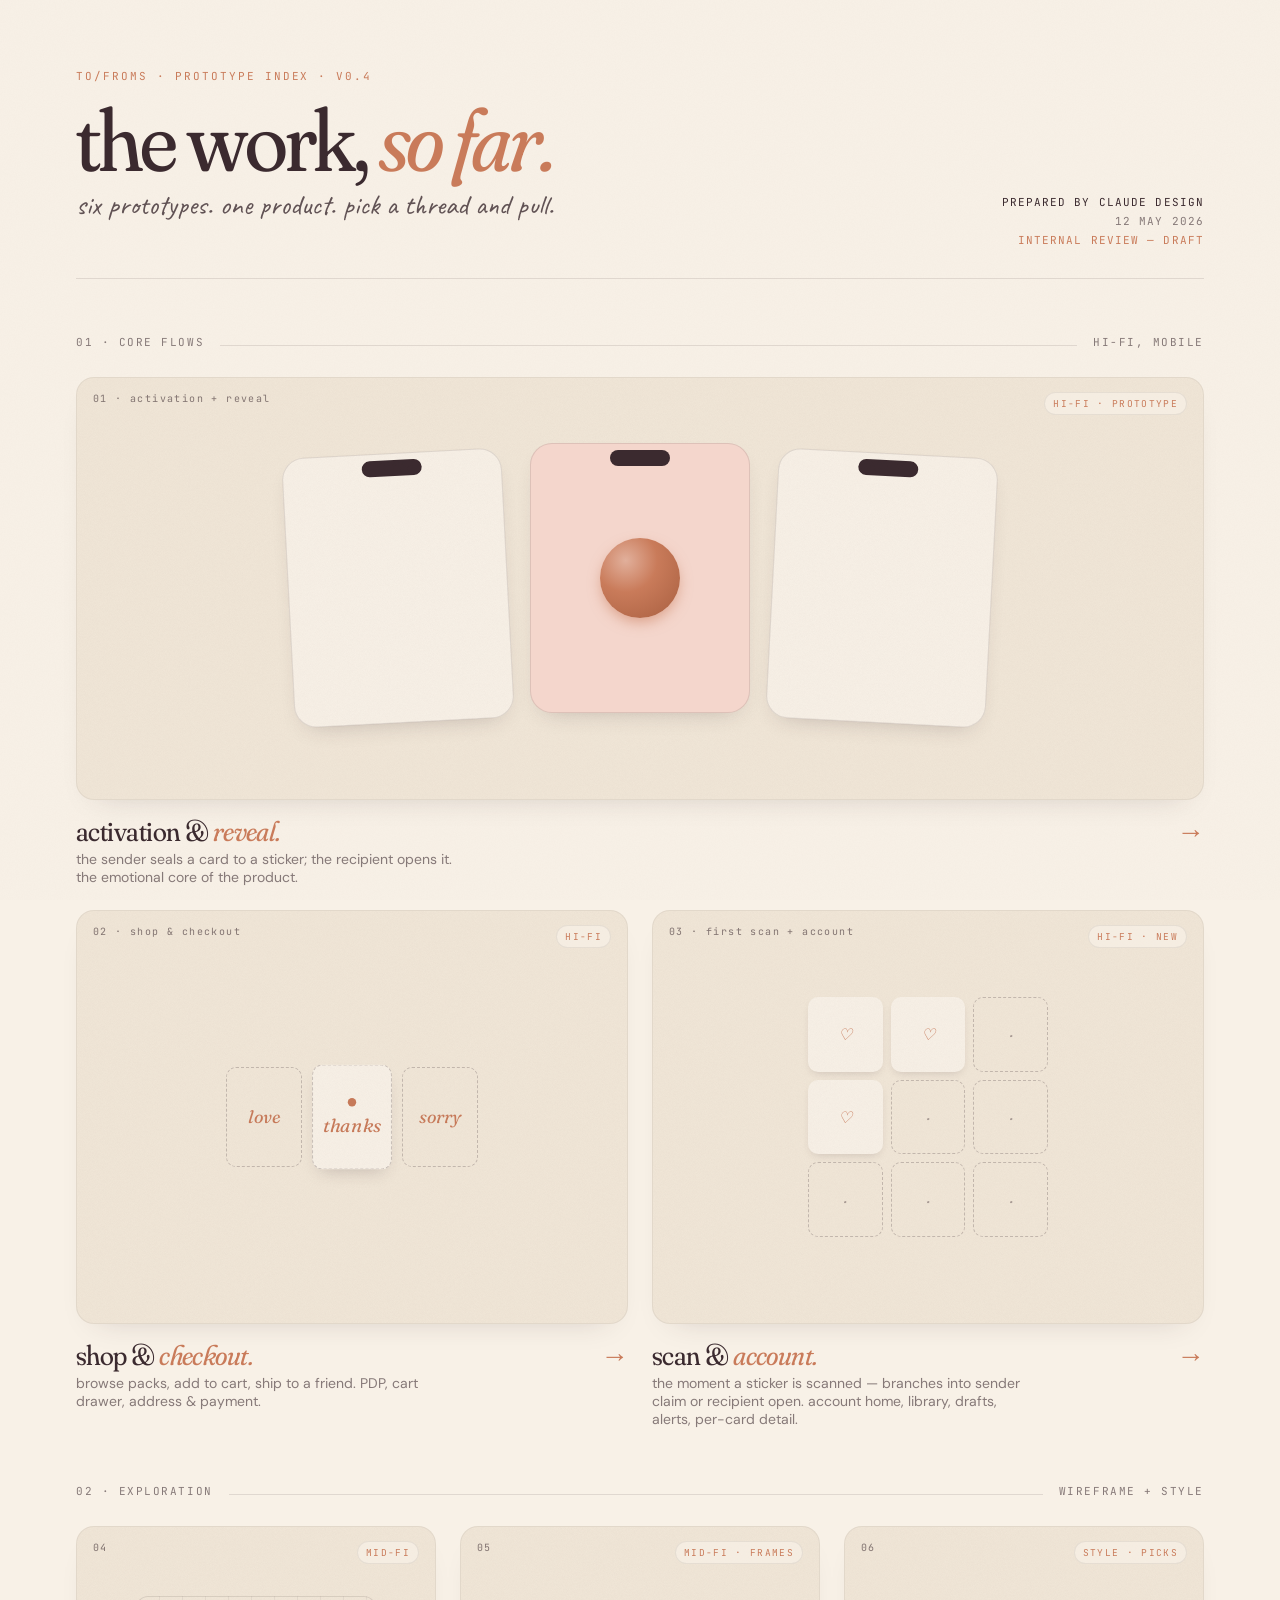
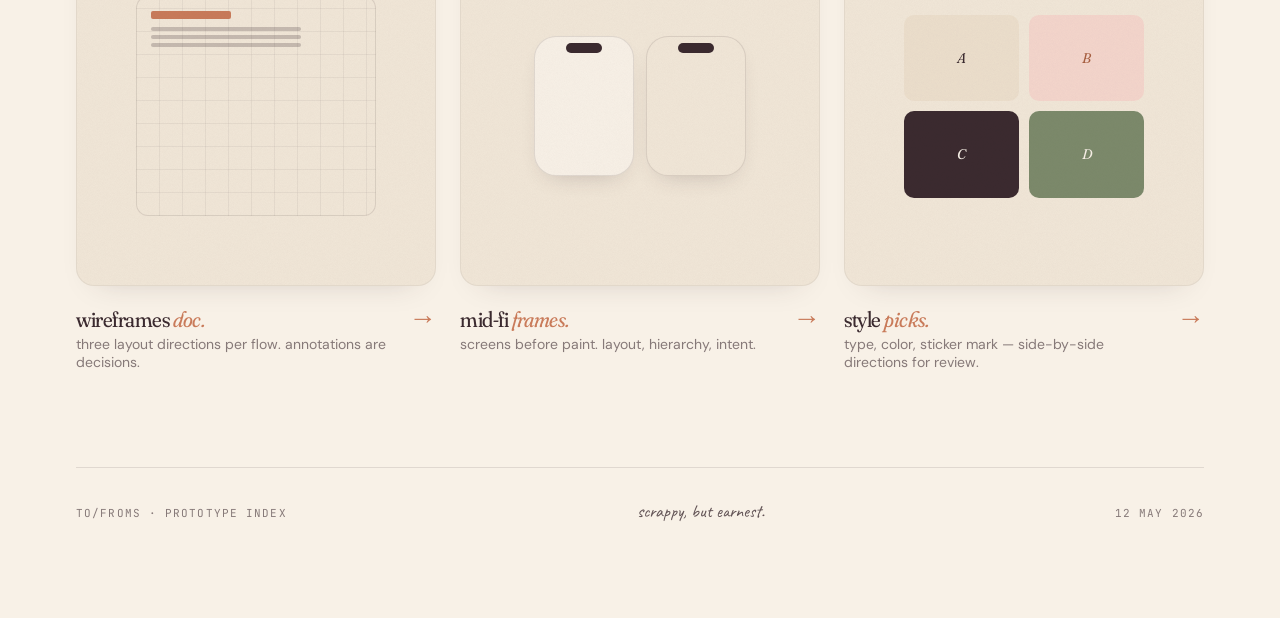
<file: prototype/hub.html>
<!doctype html>
<html lang="en">
<head>
<meta charset="utf-8" />
<meta name="viewport" content="width=device-width,initial-scale=1" />
<title>to/froms · prototypes</title>
<link rel="preconnect" href="https://fonts.googleapis.com" />
<link rel="preconnect" href="https://fonts.gstatic.com" crossorigin />
<link href="https://fonts.googleapis.com/css2?family=Fraunces:opsz,wght,SOFT@9..144,300..700,30..100&family=DM+Sans:wght@400;500;600&family=Caveat:wght@400;500;600&family=JetBrains+Mono:wght@400;500&display=swap" rel="stylesheet" />
<style>
:root {
  --paper: #F8F1E7;
  --paper-2: #F1E7D8;
  --paper-3: #ECDFCC;
  --blush: #F4D6CC;
  --clay: #C97B5A;
  --clay-2: #A85F40;
  --sage: #7C8A6B;
  --plum: #3B2A2F;
  --ink-08: rgba(59,42,47,0.08);
  --ink-12: rgba(59,42,47,0.12);
  --ink-24: rgba(59,42,47,0.24);
  --ink-40: rgba(59,42,47,0.40);
  --ink-60: rgba(59,42,47,0.60);
  --ink-80: rgba(59,42,47,0.80);
  --serif: "Fraunces", Georgia, serif;
  --sans: "DM Sans", system-ui, sans-serif;
  --hand: "Caveat", cursive;
  --mono: "JetBrains Mono", ui-monospace, monospace;
}
* { box-sizing: border-box; }
html, body { margin: 0; padding: 0; background: var(--paper); color: var(--plum); font-family: var(--sans); -webkit-font-smoothing: antialiased; min-height: 100vh; }
body::before {
  content: ""; position: fixed; inset: 0; pointer-events: none; z-index: 0; opacity: 0.5;
  background-image: url("data:image/svg+xml;utf8,<svg xmlns='http://www.w3.org/2000/svg' width='220' height='220'><filter id='n'><feTurbulence type='fractalNoise' baseFrequency='0.85' numOctaves='2' stitchTiles='stitch'/><feColorMatrix values='0 0 0 0 0.231  0 0 0 0 0.165  0 0 0 0 0.184  0 0 0 0.05 0'/></filter><rect width='100%25' height='100%25' filter='url(%23n)'/></svg>");
  mix-blend-mode: multiply;
}
main { position: relative; z-index: 1; max-width: 1240px; margin: 0 auto; padding: 64px 56px 96px; }
.head { display: flex; justify-content: space-between; align-items: flex-end; gap: 32px; padding-bottom: 28px; border-bottom: 1px solid var(--ink-12); }
.kicker { font-family: var(--mono); font-size: 11px; letter-spacing: 0.18em; text-transform: uppercase; color: var(--clay); }
h1.title {
  font-family: var(--serif); font-weight: 400; font-size: 88px; line-height: 0.92;
  letter-spacing: -0.035em; margin: 14px 0 0; font-variation-settings: "SOFT" 70, "opsz" 144;
}
h1.title em { font-style: italic; color: var(--clay); }
.sub { font-family: var(--hand); font-size: 28px; color: var(--ink-80); margin-top: 8px; line-height: 1.2; max-width: 520px; }
.meta { font-family: var(--mono); font-size: 11px; color: var(--ink-60); letter-spacing: 0.1em; text-transform: uppercase; text-align: right; line-height: 1.7; }
.meta .strong { color: var(--plum); }

/* grid */
.grid { display: grid; grid-template-columns: repeat(12, 1fr); gap: 24px; margin-top: 40px; }
.card { grid-column: span 6; display: block; text-decoration: none; color: inherit; cursor: pointer; transition: transform 0.2s; }
.card.feat { grid-column: span 12; }
.card.small { grid-column: span 4; }
.card:hover { transform: translateY(-3px); }
.card:hover .preview { box-shadow: 0 30px 50px -30px rgba(59,42,47,0.4); }

.preview {
  position: relative; aspect-ratio: 4 / 3; border-radius: 18px; overflow: hidden;
  background: var(--paper-2); border: 1px solid var(--ink-08);
  display: flex; align-items: center; justify-content: center;
  transition: box-shadow 0.3s;
  box-shadow: 0 14px 30px -22px rgba(59,42,47,0.25);
}
.card.feat .preview { aspect-ratio: 24 / 9; }
.card.small .preview { aspect-ratio: 1 / 1; }
.preview::after {
  content: ""; position: absolute; inset: 0;
  background-image: url("data:image/svg+xml;utf8,<svg xmlns='http://www.w3.org/2000/svg' width='200' height='200'><filter id='g'><feTurbulence type='fractalNoise' baseFrequency='1.4' numOctaves='2'/><feColorMatrix values='0 0 0 0 0.231  0 0 0 0 0.165  0 0 0 0 0.184  0 0 0 0.05 0'/></filter><rect width='100%25' height='100%25' filter='url(%23g)'/></svg>");
  mix-blend-mode: multiply; pointer-events: none;
}
.preview-num {
  position: absolute; top: 14px; left: 16px;
  font-family: var(--mono); font-size: 10px; letter-spacing: 0.14em;
  color: var(--ink-60); z-index: 2;
}
.preview-tag {
  position: absolute; top: 14px; right: 16px;
  font-family: var(--mono); font-size: 9.5px; letter-spacing: 0.14em; text-transform: uppercase;
  color: var(--clay); z-index: 2;
  padding: 4px 8px; border-radius: 999px;
  background: rgba(248,241,231,0.7);
  border: 1px solid var(--ink-08);
}

.card-foot {
  display: flex; justify-content: space-between; align-items: baseline;
  padding-top: 14px; gap: 16px;
}
.card-title {
  font-family: var(--serif); font-weight: 400; font-size: 28px; line-height: 1.05;
  letter-spacing: -0.02em; font-variation-settings: "SOFT" 70, "opsz" 96;
}
.card-title em { font-style: italic; color: var(--clay); }
.card.small .card-title { font-size: 22px; }
.card-desc { font-family: var(--sans); font-size: 14px; color: var(--ink-60); margin-top: 4px; max-width: 380px; }
.card-arrow { font-family: var(--serif); font-size: 28px; font-style: italic; color: var(--clay); }

.section-head { display: flex; align-items: baseline; gap: 16px; margin: 56px 0 -12px; }
.section-head .lab { font-family: var(--mono); font-size: 11px; letter-spacing: 0.14em; text-transform: uppercase; color: var(--ink-60); }
.section-head .rule { flex: 1; height: 1px; background: var(--ink-12); }

/* preview interior - small phone mock */
.mini-ph {
  width: 220px; height: 270px; background: var(--paper);
  border-radius: 22px; border: 1px solid var(--ink-12);
  position: relative; overflow: hidden;
  box-shadow: 0 10px 24px -14px rgba(59,42,47,0.3);
}
.mini-ph .nub { position: absolute; top: 6px; left: 50%; transform: translateX(-50%); width: 60px; height: 16px; background: var(--plum); border-radius: 10px; }

.feat-stage { display: flex; gap: 22px; align-items: center; justify-content: center; padding: 28px; width: 100%; }
.feat-stage .mini-ph:nth-child(1) { transform: rotate(-3deg); }
.feat-stage .mini-ph:nth-child(2) { transform: translateY(-10px); z-index: 2; }
.feat-stage .mini-ph:nth-child(3) { transform: rotate(3deg); }

/* sticker preview shape */
.tile-sticker {
  width: 130px; height: 130px; border-radius: 22px; background: var(--paper);
  position: relative; box-shadow: 0 10px 20px -10px rgba(59,42,47,0.25);
  display: flex; align-items: center; justify-content: center;
  border: 1px solid var(--ink-12);
}
.tile-sticker .glyph { font-family: var(--serif); font-style: italic; font-size: 48px; color: var(--clay); }
.tile-sticker::before, .tile-sticker::after {
  content: ""; position: absolute; width: 14px; height: 14px; background: var(--paper-3); border-radius: 50%;
  box-shadow: inset 0 1px 2px rgba(59,42,47,0.18);
}
.tile-sticker::before { top: 10px; left: 10px; }
.tile-sticker::after { bottom: 10px; right: 10px; }

/* envelope tile */
.tile-env {
  width: 200px; height: 130px; background: var(--blush); border-radius: 8px; position: relative;
  box-shadow: 0 14px 24px -16px rgba(59,42,47,0.3);
}
.tile-env::before { content: ""; position: absolute; inset: 0; border-radius: 8px; background: linear-gradient(170deg, transparent 50%, color-mix(in oklab, var(--blush) 70%, var(--clay)) 50%); }
.tile-env::after {
  content: ""; position: absolute; top: 50%; left: 50%; transform: translate(-50%, -50%);
  width: 60px; height: 60px; border-radius: 50%;
  background: radial-gradient(circle at 32% 28%, color-mix(in oklab, var(--clay) 60%, white) 0%, var(--clay) 40%, var(--clay-2) 100%);
  box-shadow: 0 4px 10px -2px rgba(201,123,90,0.6), inset 0 -2px 5px rgba(0,0,0,0.18);
}

/* shop preview */
.tile-shop { display: flex; gap: 12px; padding: 14px; }
.tile-shop .pack {
  width: 76px; height: 100px; background: var(--paper-2); border-radius: 10px;
  border: 1px dashed var(--ink-24);
  display: flex; flex-direction: column; align-items: center; justify-content: center; gap: 6px;
  font-family: var(--serif); font-style: italic; font-size: 18px; color: var(--clay);
  position: relative;
}
.tile-shop .pack.on { background: var(--paper); box-shadow: 0 8px 16px -8px rgba(59,42,47,0.25); transform: scale(1.05); }
.tile-shop .pack .dot { width: 8px; height: 8px; border-radius: 50%; background: var(--clay); }

/* wireframe preview */
.tile-wire {
  width: 240px; height: 220px;
  background:
    repeating-linear-gradient(0deg, transparent 0 22px, rgba(59,42,47,0.06) 22px 23px),
    repeating-linear-gradient(90deg, transparent 0 22px, rgba(59,42,47,0.06) 22px 23px);
  border-radius: 12px; border: 1px solid var(--ink-12);
  position: relative;
  padding: 14px;
}
.tile-wire::before {
  content: ""; position: absolute; top: 14px; left: 14px; width: 80px; height: 8px;
  background: var(--clay); border-radius: 2px;
}
.tile-wire::after {
  content: ""; position: absolute; top: 30px; left: 14px; width: 150px; height: 4px;
  background: var(--ink-24); border-radius: 2px;
  box-shadow: 0 8px 0 var(--ink-24), 0 16px 0 var(--ink-24);
}

/* sticker grid tile */
.tile-grid { display: grid; grid-template-columns: repeat(3, 1fr); gap: 8px; padding: 20px; width: 100%; max-width: 280px; }
.tile-grid .chip {
  aspect-ratio: 1; background: var(--paper); border-radius: 10px;
  display: flex; align-items: center; justify-content: center;
  font-family: var(--serif); font-style: italic; color: var(--clay); font-size: 16px;
  box-shadow: 0 4px 10px -4px rgba(59,42,47,0.2);
}
.tile-grid .chip.muted { background: var(--paper-2); color: var(--ink-40); box-shadow: none; border: 1px dashed var(--ink-24); }

/* picks preview */
.tile-picks { display: grid; grid-template-columns: 1fr 1fr; gap: 10px; padding: 20px; width: 100%; max-width: 280px; }
.tile-picks .opt {
  aspect-ratio: 4 / 3; border-radius: 10px;
  display: flex; align-items: center; justify-content: center;
  font-family: var(--serif); font-style: italic; font-size: 14px;
  position: relative;
}
.tile-picks .opt.a { background: var(--paper-3); color: var(--plum); }
.tile-picks .opt.b { background: var(--blush); color: var(--clay-2); }
.tile-picks .opt.c { background: var(--plum); color: var(--paper); }
.tile-picks .opt.d { background: var(--sage); color: var(--paper); }

/* footer */
.foot {
  margin-top: 96px; padding-top: 32px; border-top: 1px solid var(--ink-12);
  display: flex; justify-content: space-between; align-items: baseline;
  font-family: var(--mono); font-size: 11px; letter-spacing: 0.1em; text-transform: uppercase; color: var(--ink-60);
}
.foot .hand { font-family: var(--hand); font-size: 18px; color: var(--ink-80); text-transform: none; letter-spacing: 0; }

@media (max-width: 900px) {
  main { padding: 32px 24px 64px; }
  h1.title { font-size: 56px; }
  .head { flex-direction: column; align-items: flex-start; }
  .meta { text-align: left; }
  .card, .card.small, .card.feat { grid-column: span 12; }
}
</style>
</head>
<body data-screen-label="00 prototypes hub">
<main>

  <header class="head">
    <div>
      <span class="kicker">to/froms · prototype index · v0.4</span>
      <h1 class="title">the work, <em>so far.</em></h1>
      <p class="sub">six prototypes. one product. pick a thread and pull.</p>
    </div>
    <div class="meta">
      <span class="strong">prepared by claude design</span><br/>
      12 may 2026<br/>
      <span style="color: var(--clay);">internal review — draft</span>
    </div>
  </header>

  <div class="section-head">
    <span class="lab">01 · core flows</span>
    <span class="rule"></span>
    <span class="lab">hi-fi, mobile</span>
  </div>

  <div class="grid">
    <a class="card feat" href="prototype.html" data-screen-label="card · activation + reveal">
      <div class="preview">
        <span class="preview-num">01 · activation + reveal</span>
        <span class="preview-tag">hi-fi · prototype</span>
        <div class="feat-stage">
          <div class="mini-ph"><div class="nub"></div></div>
          <div class="mini-ph" style="background: var(--blush);">
            <div class="nub"></div>
            <div style="position:absolute; inset: 30px 24px; display:flex; align-items:center; justify-content:center;">
              <div style="width: 80px; height: 80px; border-radius: 50%; background: radial-gradient(circle at 32% 28%, color-mix(in oklab, var(--clay) 60%, white) 0%, var(--clay) 40%, var(--clay-2) 100%); box-shadow: 0 6px 14px -2px rgba(201,123,90,0.6);"></div>
            </div>
          </div>
          <div class="mini-ph"><div class="nub"></div></div>
        </div>
      </div>
      <div class="card-foot">
        <div>
          <div class="card-title">activation &amp; <em>reveal.</em></div>
          <div class="card-desc">the sender seals a card to a sticker; the recipient opens it. the emotional core of the product.</div>
        </div>
        <span class="card-arrow">→</span>
      </div>
    </a>

    <a class="card" href="shop.html" data-screen-label="card · shop">
      <div class="preview">
        <span class="preview-num">02 · shop &amp; checkout</span>
        <span class="preview-tag">hi-fi</span>
        <div class="tile-shop">
          <div class="pack">love</div>
          <div class="pack on"><span class="dot"></span>thanks</div>
          <div class="pack">sorry</div>
        </div>
      </div>
      <div class="card-foot">
        <div>
          <div class="card-title">shop &amp; <em>checkout.</em></div>
          <div class="card-desc">browse packs, add to cart, ship to a friend. PDP, cart drawer, address &amp; payment.</div>
        </div>
        <span class="card-arrow">→</span>
      </div>
    </a>

    <a class="card" href="scan.html" data-screen-label="card · scan + account">
      <div class="preview">
        <span class="preview-num">03 · first scan + account</span>
        <span class="preview-tag">hi-fi · new</span>
        <div class="tile-grid">
          <div class="chip">♡</div>
          <div class="chip">♡</div>
          <div class="chip muted">·</div>
          <div class="chip">♡</div>
          <div class="chip muted">·</div>
          <div class="chip muted">·</div>
          <div class="chip muted">·</div>
          <div class="chip muted">·</div>
          <div class="chip muted">·</div>
        </div>
      </div>
      <div class="card-foot">
        <div>
          <div class="card-title">scan &amp; <em>account.</em></div>
          <div class="card-desc">the moment a sticker is scanned — branches into sender claim or recipient open. account home, library, drafts, alerts, per-card detail.</div>
        </div>
        <span class="card-arrow">→</span>
      </div>
    </a>
  </div>

  <div class="section-head">
    <span class="lab">02 · exploration</span>
    <span class="rule"></span>
    <span class="lab">wireframe + style</span>
  </div>

  <div class="grid">
    <a class="card small" href="wireframes.html" data-screen-label="card · wireframes">
      <div class="preview">
        <span class="preview-num">04</span>
        <span class="preview-tag">mid-fi</span>
        <div class="tile-wire"></div>
      </div>
      <div class="card-foot">
        <div>
          <div class="card-title">wireframes <em>doc.</em></div>
          <div class="card-desc">three layout directions per flow. annotations are decisions.</div>
        </div>
        <span class="card-arrow">→</span>
      </div>
    </a>

    <a class="card small" href="midfi.html" data-screen-label="card · midfi frames">
      <div class="preview">
        <span class="preview-num">05</span>
        <span class="preview-tag">mid-fi · frames</span>
        <div style="display:flex; gap: 12px;">
          <div class="mini-ph" style="width: 100px; height: 140px;"><div class="nub" style="width: 36px; height: 10px;"></div></div>
          <div class="mini-ph" style="width: 100px; height: 140px; background: var(--paper-2);"><div class="nub" style="width: 36px; height: 10px;"></div></div>
        </div>
      </div>
      <div class="card-foot">
        <div>
          <div class="card-title">mid-fi <em>frames.</em></div>
          <div class="card-desc">screens before paint. layout, hierarchy, intent.</div>
        </div>
        <span class="card-arrow">→</span>
      </div>
    </a>

    <a class="card small" href="picks.html" data-screen-label="card · picks">
      <div class="preview">
        <span class="preview-num">06</span>
        <span class="preview-tag">style · picks</span>
        <div class="tile-picks">
          <div class="opt a">A</div>
          <div class="opt b">B</div>
          <div class="opt c">C</div>
          <div class="opt d">D</div>
        </div>
      </div>
      <div class="card-foot">
        <div>
          <div class="card-title">style <em>picks.</em></div>
          <div class="card-desc">type, color, sticker mark — side-by-side directions for review.</div>
        </div>
        <span class="card-arrow">→</span>
      </div>
    </a>
  </div>

  <footer class="foot">
    <span>to/froms · prototype index</span>
    <span class="hand">scrappy, but earnest.</span>
    <span>12 may 2026</span>
  </footer>

</main>
</body>
</html>
</file>
